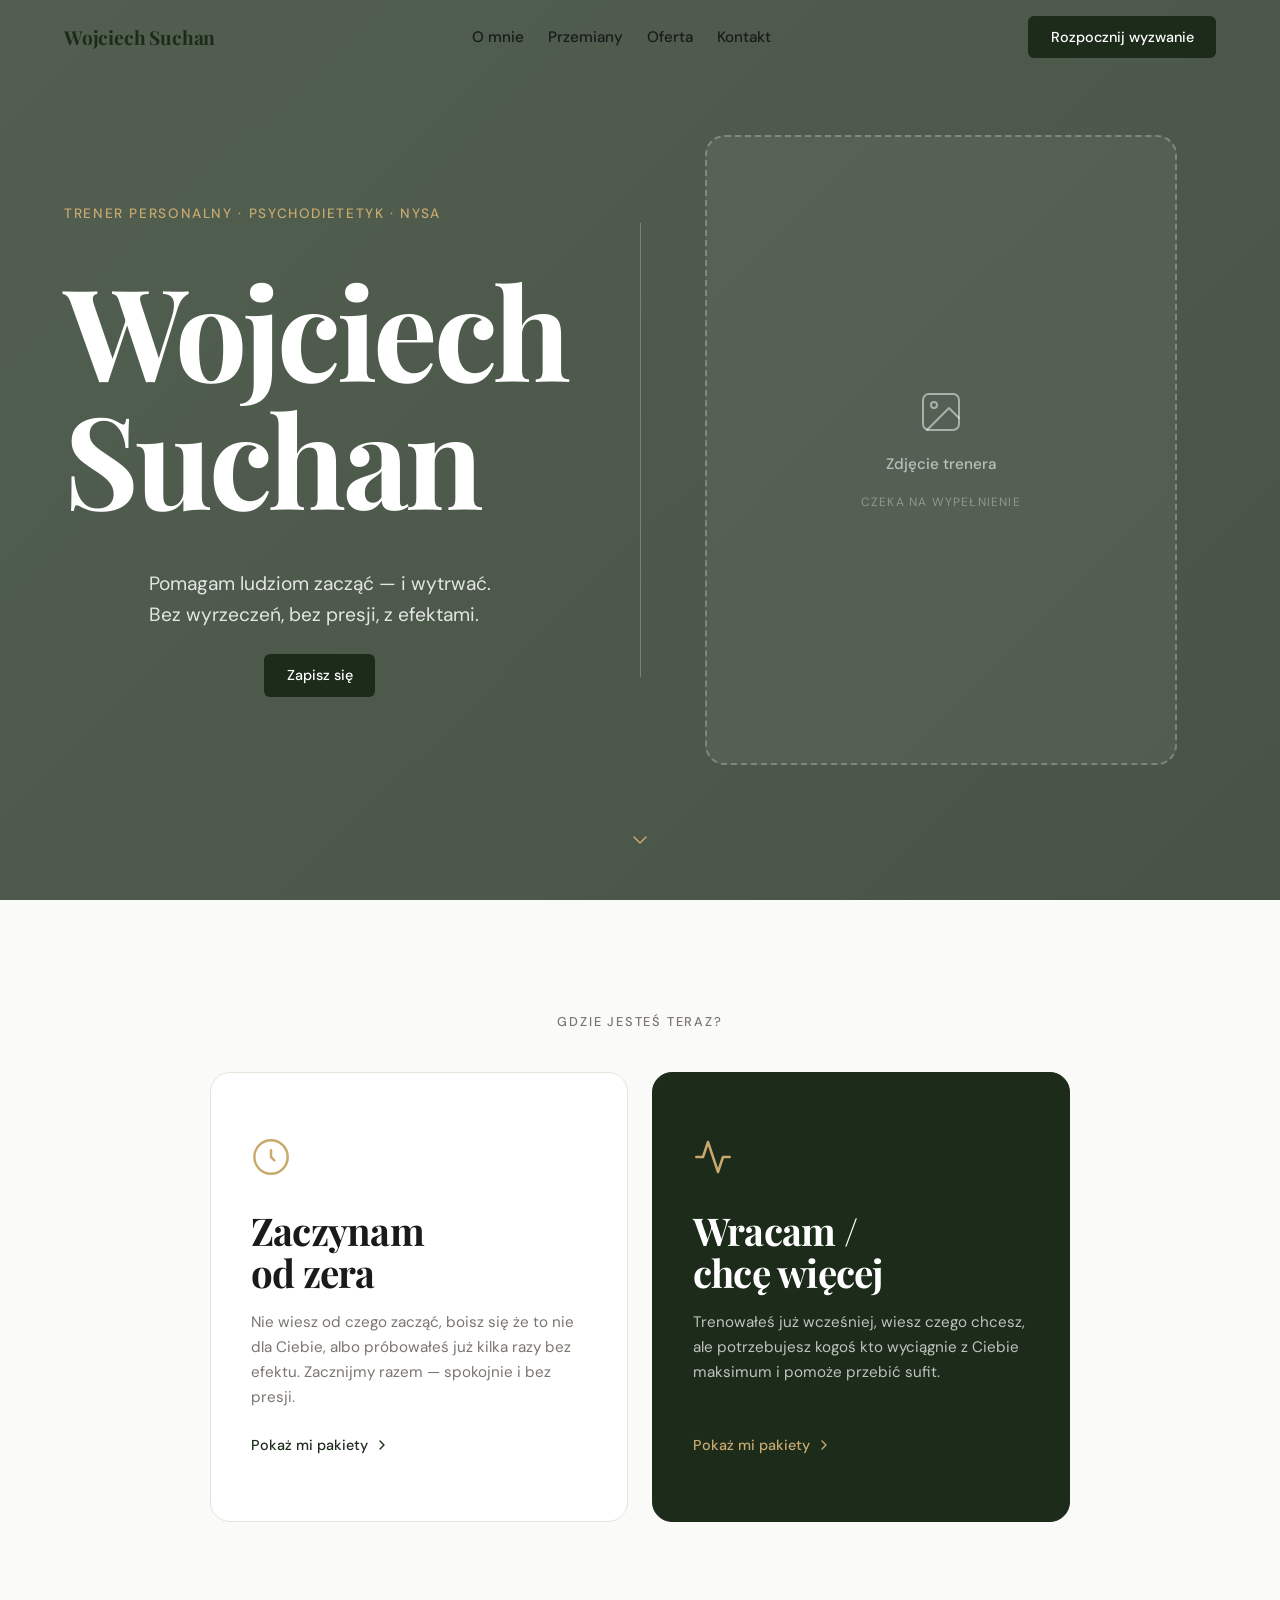
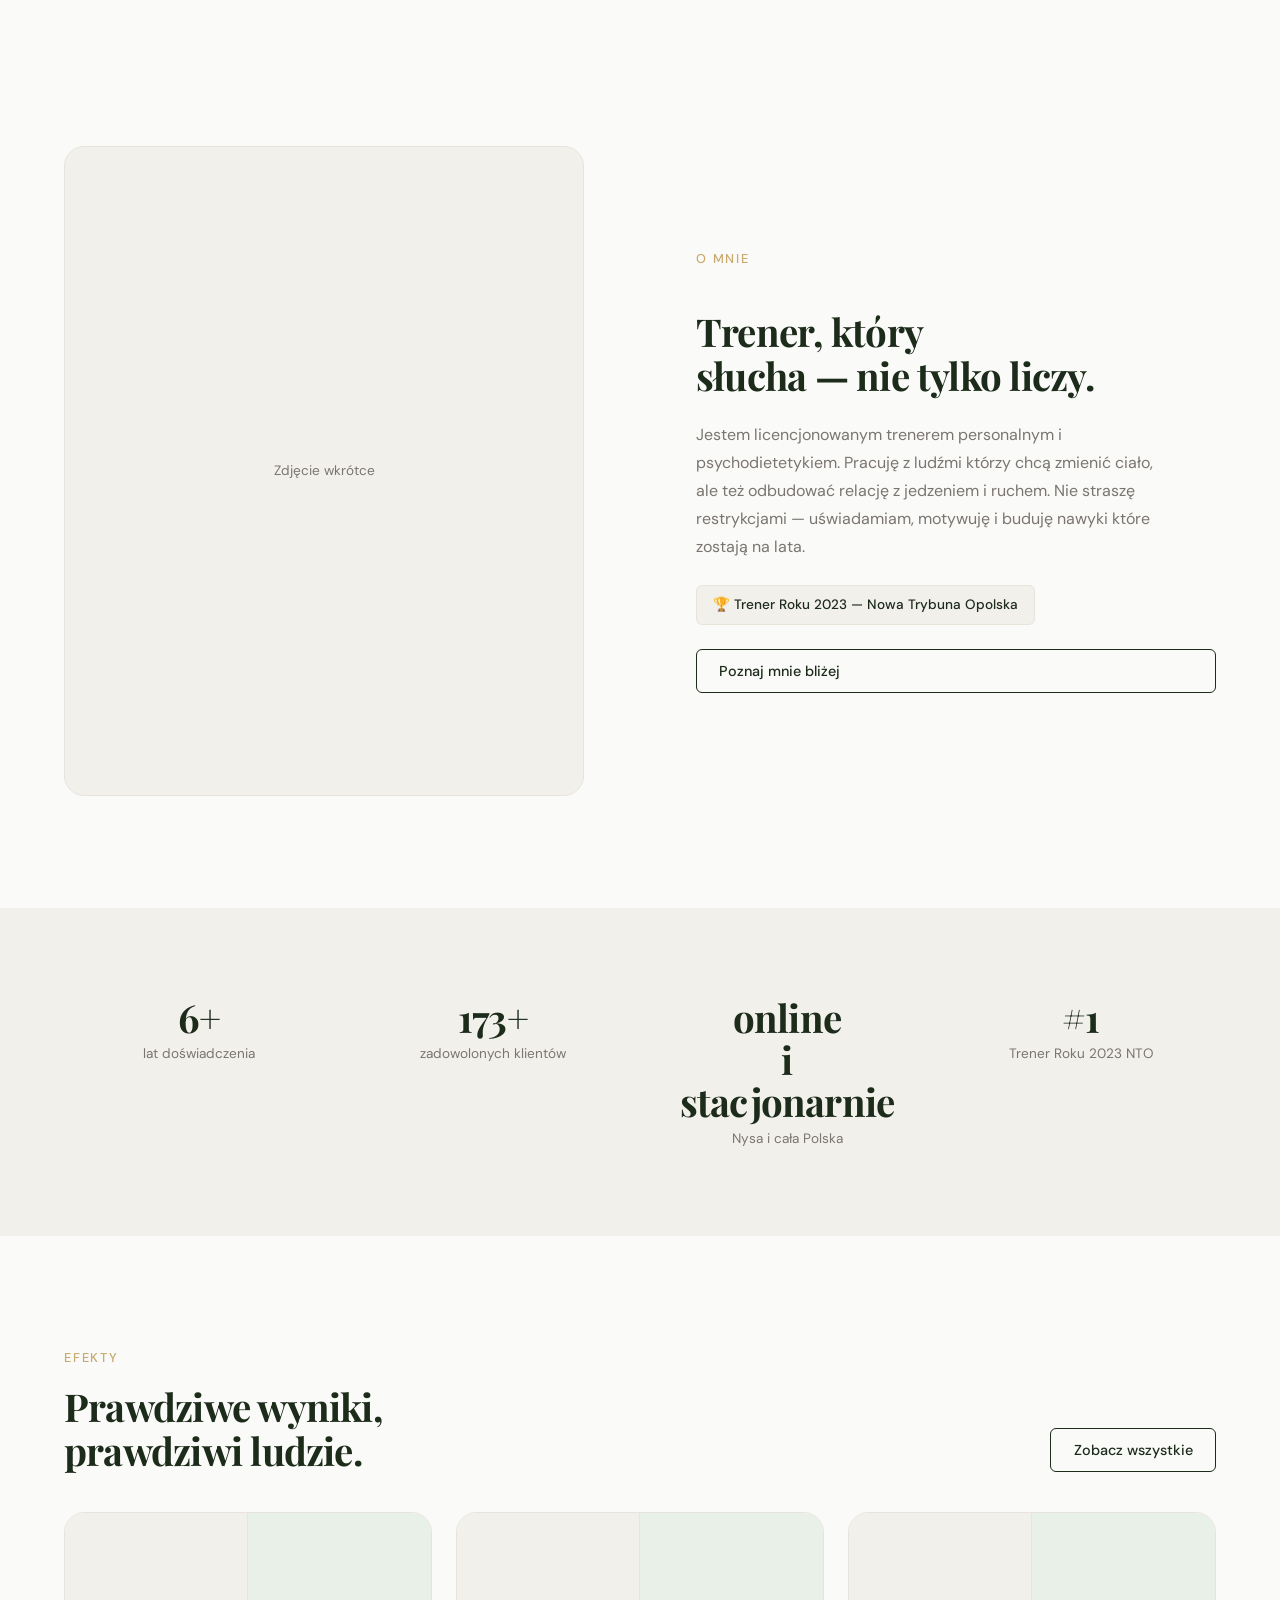
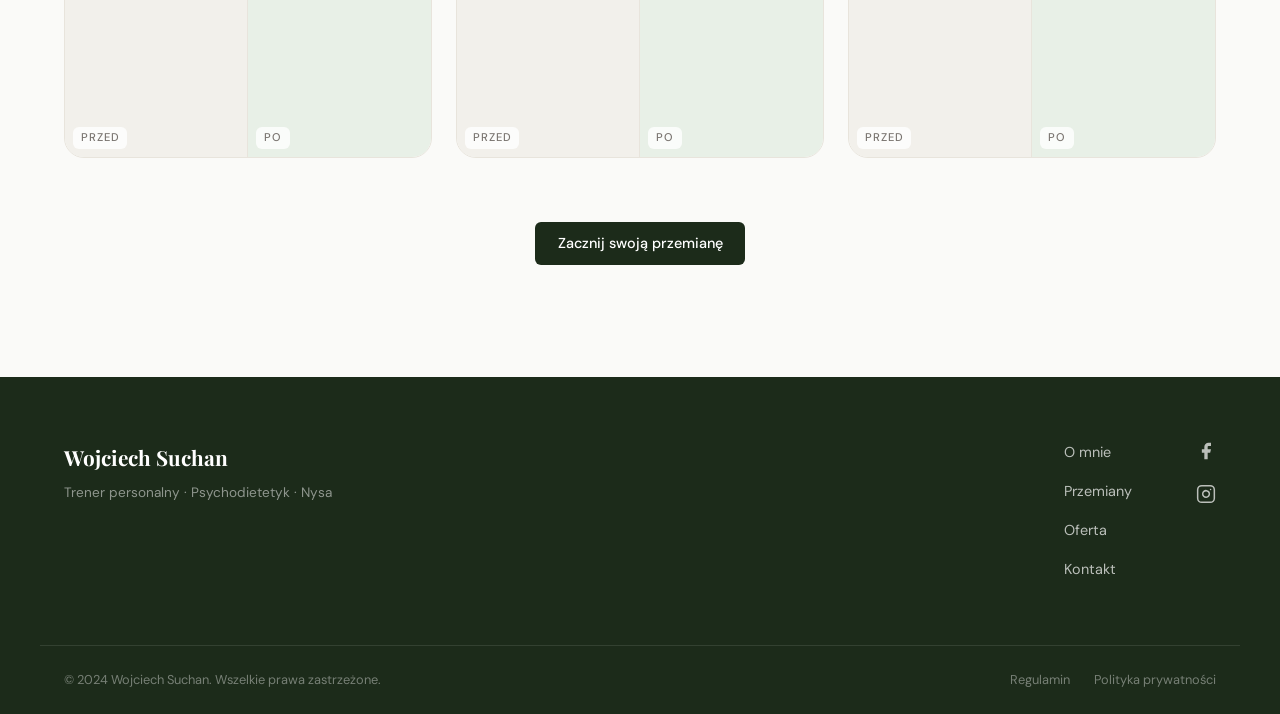
<file: index.html>
<!DOCTYPE html>
<html lang="pl">
<head>
  <meta charset="UTF-8">
  <meta name="viewport" content="width=device-width, initial-scale=1.0">
  <title>Wojciech Suchan — Trener Personalny &amp; Psychodietetyk | Nysa</title>
  <link rel="stylesheet" href="css/style.css">
  <link rel="stylesheet" href="css/components.css">
</head>
<body>

  <header class="nav" id="nav">
    <div class="container nav__inner">

      <a href="index.html" class="nav__logo">Wojciech Suchan</a>

      <nav class="nav__links" id="navLinks" aria-label="Nawigacja główna">
        <a href="o-mnie.html" class="nav__link">O mnie</a>
        <a href="przemiany.html" class="nav__link">Przemiany</a>
        <a href="oferta.html" class="nav__link">Oferta</a>
        <a href="kontakt.html" class="nav__link">Kontakt</a>
      </nav>

      <a href="oferta.html" class="btn btn--primary nav__cta">Rozpocznij wyzwanie</a>

      <button class="nav__hamburger" id="hamburger" aria-label="Otwórz menu" aria-expanded="false">
        <span></span>
        <span></span>
        <span></span>
      </button>

    </div>
  </header>

  <main id="main" style="padding-top: 0;">

    <section class="hero" id="hero">

      <!-- Placeholder wideo w tle -->
      <div class="hero__video-wrap">
        <div class="hero__video-placeholder" aria-hidden="true"></div>
        <!-- Gdy będzie gotowe wideo, zastąp div powyżej tym:
        <video class="hero__video" autoplay muted loop playsinline>
          <source src="video/hero.mp4" type="video/mp4">
        </video>
        -->
      </div>

      <!-- Nakładka jasna -->
      <div class="hero__overlay" aria-hidden="true"></div>

      <!-- Treść -->
      <div class="container hero__content hero__content--split">
        <div class="hero__text">
          <p class="hero__eyebrow">Trener personalny · Psychodietetyk · Nysa</p>
          <h1 class="hero__title">Wojciech<br>Suchan</h1>
          <p class="hero__sub">Pomagam ludziom zacząć — i wytrwać.<br>Bez wyrzeczeń, bez presji, z efektami.</p>
          <a href="oferta.html" class="btn btn--primary hero__cta">Zapisz się</a>
        </div>
        <div class="hero__divider" aria-hidden="true"></div>
        <div class="hero__photo-holder" aria-label="Miejsce na zdjęcie trenera">
          <div class="hero__photo-holder-inner">
            <svg width="48" height="48" viewBox="0 0 24 24" fill="none" stroke="currentColor" stroke-width="1" stroke-linecap="round" stroke-linejoin="round" aria-hidden="true">
              <rect x="3" y="3" width="18" height="18" rx="3"></rect>
              <circle cx="8.5" cy="8.5" r="1.5"></circle>
              <polyline points="21 15 16 10 5 21"></polyline>
            </svg>
            <p class="hero__photo-holder-text">Zdjęcie trenera</p>
            <span class="hero__photo-holder-sub">Czeka na wypełnienie</span>
          </div>
        </div>
      </div>

      <!-- Strzałka scroll down -->
      <a href="#sciezka" class="hero__scroll" aria-label="Przewiń dalej">
        <svg width="24" height="24" viewBox="0 0 24 24" fill="none" stroke="currentColor" stroke-width="1.5" stroke-linecap="round" stroke-linejoin="round" aria-hidden="true">
          <polyline points="6 9 12 15 18 9"></polyline>
        </svg>
      </a>

    </section>

    <section class="paths" id="sciezka">
      <div class="container">

        <p class="paths__label">Gdzie jesteś teraz?</p>

        <div class="paths__grid">

          <a href="oferta.html#podstawowe" class="path-card">
            <div class="path-card__icon" aria-hidden="true">
              <svg width="40" height="40" viewBox="0 0 24 24" fill="none" stroke="currentColor" stroke-width="1.5" stroke-linecap="round" stroke-linejoin="round">
                <circle cx="12" cy="12" r="10"></circle>
                <polyline points="12 8 12 12 14 14"></polyline>
              </svg>
            </div>
            <h2 class="path-card__title">Zaczynam<br>od zera</h2>
            <p class="path-card__desc">Nie wiesz od czego zacząć, boisz się że to nie dla Ciebie, albo próbowałeś już kilka razy bez efektu. Zacznijmy razem — spokojnie i bez presji.</p>
            <span class="path-card__cta">
              Pokaż mi pakiety
              <svg width="16" height="16" viewBox="0 0 24 24" fill="none" stroke="currentColor" stroke-width="2" stroke-linecap="round" stroke-linejoin="round" aria-hidden="true">
                <polyline points="9 18 15 12 9 6"></polyline>
              </svg>
            </span>
          </a>

          <a href="oferta.html#zaawansowane" class="path-card path-card--accent">
            <div class="path-card__icon" aria-hidden="true">
              <svg width="40" height="40" viewBox="0 0 24 24" fill="none" stroke="currentColor" stroke-width="1.5" stroke-linecap="round" stroke-linejoin="round">
                <polyline points="22 12 18 12 15 21 9 3 6 12 2 12"></polyline>
              </svg>
            </div>
            <h2 class="path-card__title">Wracam /<br>chcę więcej</h2>
            <p class="path-card__desc">Trenowałeś już wcześniej, wiesz czego chcesz, ale potrzebujesz kogoś kto wyciągnie z Ciebie maksimum i pomoże przebić sufit.</p>
            <span class="path-card__cta">
              Pokaż mi pakiety
              <svg width="16" height="16" viewBox="0 0 24 24" fill="none" stroke="currentColor" stroke-width="2" stroke-linecap="round" stroke-linejoin="round" aria-hidden="true">
                <polyline points="9 18 15 12 9 6"></polyline>
              </svg>
            </span>
          </a>

        </div>
      </div>
    </section>

    <!-- Mini O mnie -->
    <section class="about-mini section">
      <div class="container about-mini__inner">

        <!-- Zdjęcie -->
        <div class="about-mini__photo-wrap">
          <div class="about-mini__photo-placeholder" aria-label="Zdjęcie Wojciecha Suchana"></div>
          <!-- Gdy będzie zdjęcie, zastąp div powyżej:
          <img src="img/wojtek.jpg" alt="Wojciech Suchan — trener personalny i psychodietetyk" class="about-mini__photo" loading="lazy">
          -->
        </div>

        <!-- Treść -->
        <div class="about-mini__content">
          <p class="section-label">O mnie</p>
          <h2 class="about-mini__title">Trener, który<br>słucha — nie tylko liczy.</h2>
          <p class="about-mini__text">
            Jestem licencjonowanym trenerem personalnym i psychodietetykiem. Pracuję z ludźmi którzy chcą zmienić ciało, ale też odbudować relację z jedzeniem i ruchem. Nie straszę restrykcjami — uświadamiam, motywuję i buduję nawyki które zostają na lata.
          </p>
          <div class="about-mini__badge">🏆 Trener Roku 2023 — Nowa Trybuna Opolska</div>
          <a href="o-mnie.html" class="btn btn--outline">Poznaj mnie bliżej</a>
        </div>

      </div>
    </section>

    <!-- Pasek liczb -->
    <section class="stats section--surface">
      <div class="container stats__grid">

        <div class="stat">
          <span class="stat__number">7+</span>
          <span class="stat__label">lat doświadczenia</span>
        </div>

        <div class="stat">
          <span class="stat__number">200+</span>
          <span class="stat__label">zadowolonych klientów</span>
        </div>

        <div class="stat">
          <span class="stat__number">online<br>i stacjonarnie</span>
          <span class="stat__label">Nysa i cała Polska</span>
        </div>

        <div class="stat">
          <span class="stat__number">#1</span>
          <span class="stat__label">Trener Roku 2023 NTO</span>
        </div>

      </div>
    </section>

    <!-- Mini Przemiany -->
    <section class="transforms-mini section">
      <div class="container">

        <div class="transforms-mini__header">
          <div>
            <p class="section-label">Efekty</p>
            <h2 class="transforms-mini__title">Prawdziwe wyniki,<br>prawdziwi ludzie.</h2>
          </div>
          <a href="przemiany.html" class="btn btn--outline">Zobacz wszystkie</a>
        </div>

        <div class="transforms-mini__grid">

          <div class="transform-card">
            <div class="transform-card__images">
              <div class="transform-card__img-placeholder transform-card__img-placeholder--before">
                <span>Przed</span>
              </div>
              <div class="transform-card__img-placeholder transform-card__img-placeholder--after">
                <span>Po</span>
              </div>
            </div>
          </div>

          <div class="transform-card">
            <div class="transform-card__images">
              <div class="transform-card__img-placeholder transform-card__img-placeholder--before">
                <span>Przed</span>
              </div>
              <div class="transform-card__img-placeholder transform-card__img-placeholder--after">
                <span>Po</span>
              </div>
            </div>
          </div>

          <div class="transform-card">
            <div class="transform-card__images">
              <div class="transform-card__img-placeholder transform-card__img-placeholder--before">
                <span>Przed</span>
              </div>
              <div class="transform-card__img-placeholder transform-card__img-placeholder--after">
                <span>Po</span>
              </div>
            </div>
          </div>

        </div>

        <div class="transforms-mini__cta">
          <a href="oferta.html" class="btn btn--primary">Zacznij swoją przemianę</a>
        </div>

      </div>
    </section>

  </main>

  <footer class="footer">
    <div class="container footer__inner">

      <div class="footer__brand">
        <a href="index.html" class="footer__logo">Wojciech Suchan</a>
        <p class="footer__tagline">Trener personalny · Psychodietetyk · Nysa</p>
      </div>

      <nav class="footer__nav" aria-label="Nawigacja stopki">
        <a href="o-mnie.html" class="footer__link">O mnie</a>
        <a href="przemiany.html" class="footer__link">Przemiany</a>
        <a href="oferta.html" class="footer__link">Oferta</a>
        <a href="kontakt.html" class="footer__link">Kontakt</a>
      </nav>

      <div class="footer__social">
        <a href="#" class="footer__social-link" aria-label="Facebook">
          <svg width="20" height="20" viewBox="0 0 24 24" fill="currentColor" aria-hidden="true">
            <path d="M18 2h-3a5 5 0 0 0-5 5v3H7v4h3v8h4v-8h3l1-4h-4V7a1 1 0 0 1 1-1h3z"></path>
          </svg>
        </a>
        <a href="#" class="footer__social-link" aria-label="Instagram">
          <svg width="20" height="20" viewBox="0 0 24 24" fill="none" stroke="currentColor" stroke-width="1.8" stroke-linecap="round" stroke-linejoin="round" aria-hidden="true">
            <rect x="2" y="2" width="20" height="20" rx="5" ry="5"></rect>
            <path d="M16 11.37A4 4 0 1 1 12.63 8 4 4 0 0 1 16 11.37z"></path>
            <line x1="17.5" y1="6.5" x2="17.51" y2="6.5"></line>
          </svg>
        </a>
      </div>

    </div>

    <div class="footer__bottom">
      <div class="container footer__bottom-inner">
        <p class="footer__copy">© 2024 Wojciech Suchan. Wszelkie prawa zastrzeżone.</p>
        <div class="footer__legal">
          <a href="#" class="footer__legal-link">Regulamin</a>
          <a href="#" class="footer__legal-link">Polityka prywatności</a>
        </div>
      </div>
    </div>
  </footer>

  <script src="js/main.js"></script>
</body>
</html>
</file>
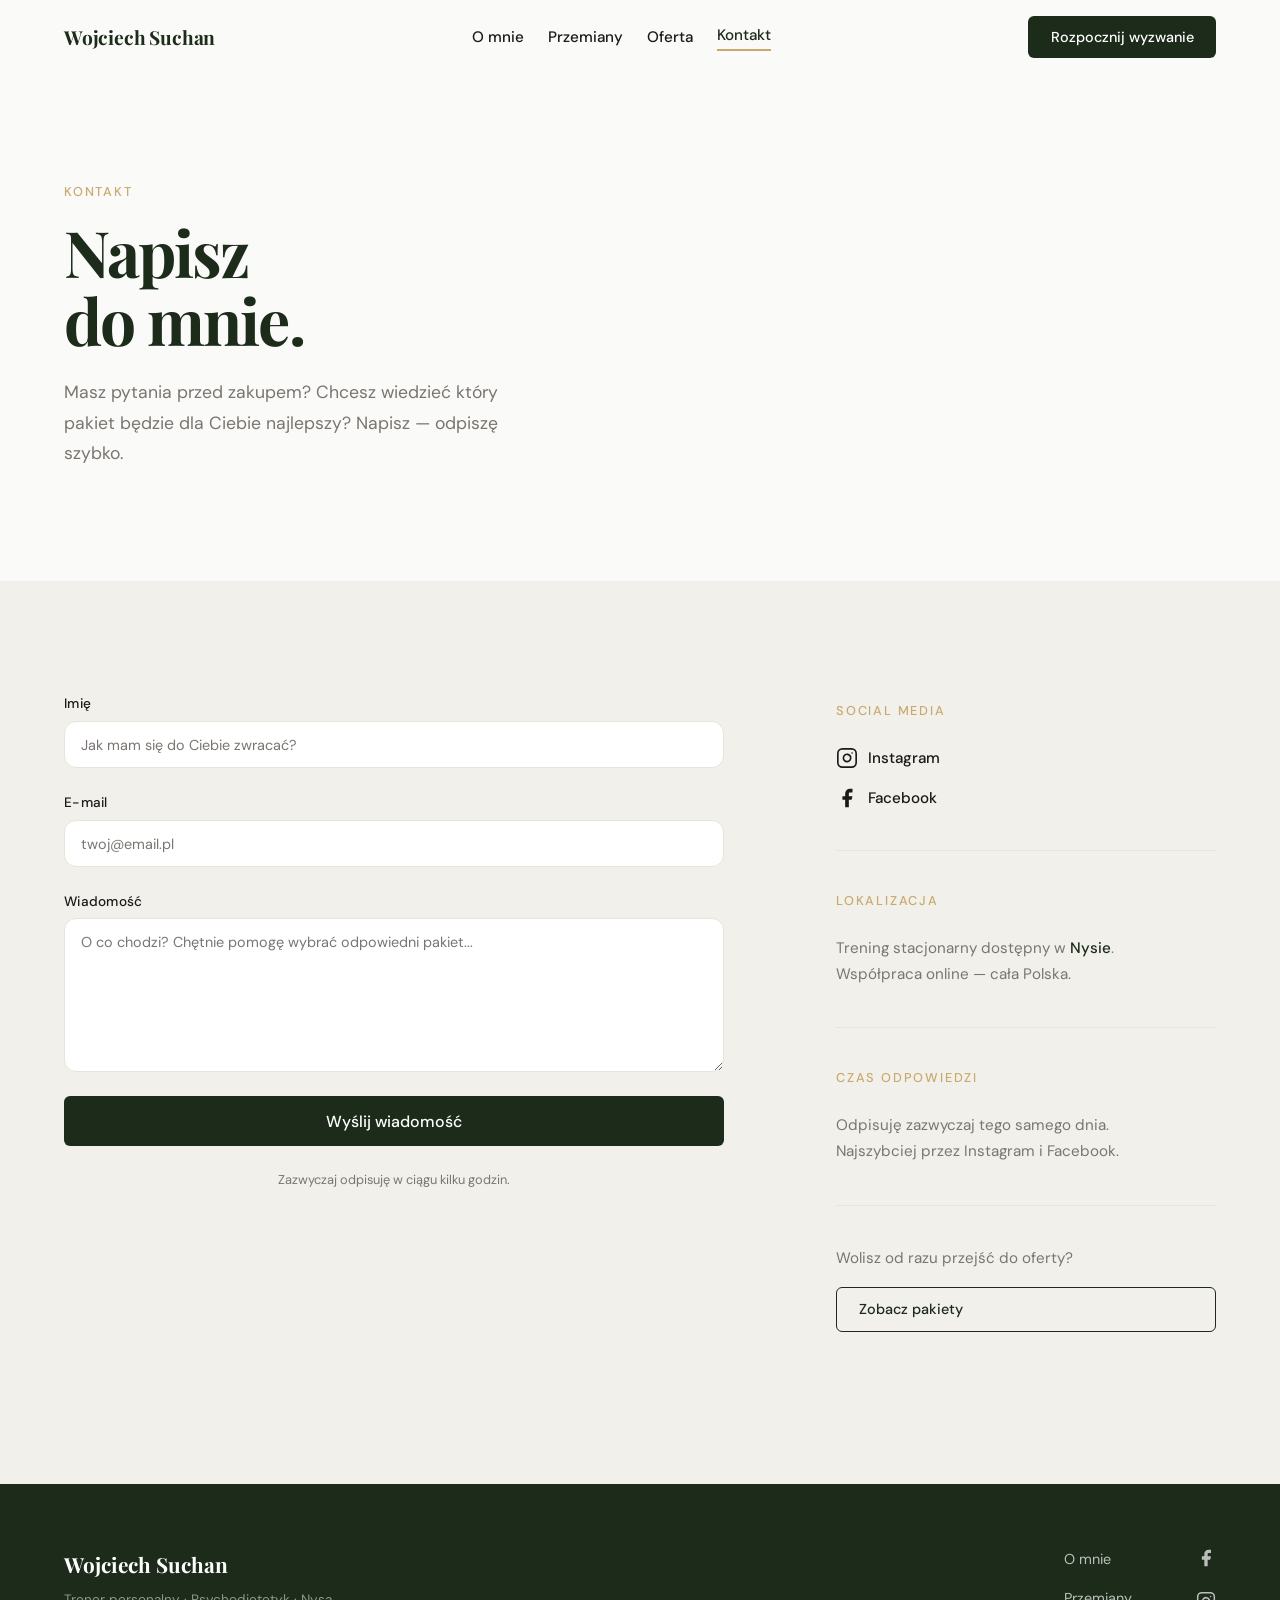
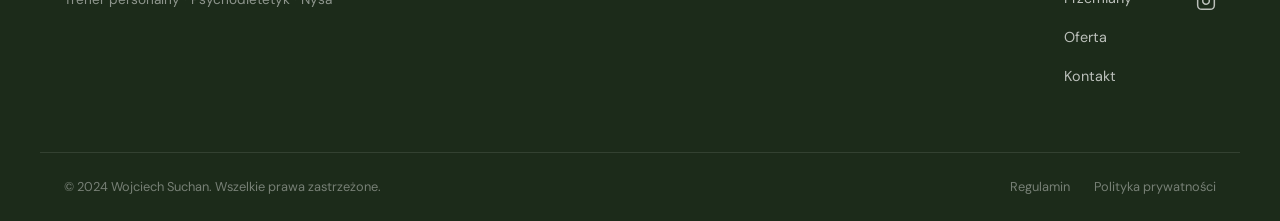
<file: kontakt.html>
<!DOCTYPE html>
<html lang="pl">
<head>
  <meta charset="UTF-8">
  <meta name="viewport" content="width=device-width, initial-scale=1.0">
  <title>Kontakt — Wojciech Suchan</title>
  <link rel="stylesheet" href="css/style.css">
  <link rel="stylesheet" href="css/components.css">
</head>
<body>

  <header class="nav" id="nav">
    <div class="container nav__inner">

      <a href="index.html" class="nav__logo">Wojciech Suchan</a>

      <nav class="nav__links" id="navLinks" aria-label="Nawigacja główna">
        <a href="o-mnie.html" class="nav__link">O mnie</a>
        <a href="przemiany.html" class="nav__link">Przemiany</a>
        <a href="oferta.html" class="nav__link">Oferta</a>
        <a href="kontakt.html" class="nav__link">Kontakt</a>
      </nav>

      <a href="oferta.html" class="btn btn--primary nav__cta">Rozpocznij wyzwanie</a>

      <button class="nav__hamburger" id="hamburger" aria-label="Otwórz menu" aria-expanded="false">
        <span></span>
        <span></span>
        <span></span>
      </button>

    </div>
  </header>

  <main id="main">

    <!-- Hero -->
    <section class="page-hero section">
      <div class="container">
        <div class="page-hero__content" style="max-width: 580px;">
          <p class="section-label">Kontakt</p>
          <h1 class="page-hero__title">Napisz<br>do mnie.</h1>
          <p class="page-hero__lead">
            Masz pytania przed zakupem? Chcesz wiedzieć który pakiet
            będzie dla Ciebie najlepszy? Napisz — odpiszę szybko.
          </p>
        </div>
      </div>
    </section>

    <!-- Formularz + dane -->
    <section class="contact section section--surface">
      <div class="container contact__inner">

        <!-- Formularz -->
        <div class="contact__form-wrap">
          <form class="contact-form" id="contactForm" novalidate>

            <div class="contact-form__field">
              <label class="contact-form__label" for="name">Imię</label>
              <input
                class="contact-form__input"
                type="text"
                id="name"
                name="name"
                placeholder="Jak mam się do Ciebie zwracać?"
                autocomplete="given-name"
                required
              >
              <span class="contact-form__error" id="nameError">Podaj swoje imię</span>
            </div>

            <div class="contact-form__field">
              <label class="contact-form__label" for="email">E-mail</label>
              <input
                class="contact-form__input"
                type="email"
                id="email"
                name="email"
                placeholder="twoj@email.pl"
                autocomplete="email"
                required
              >
              <span class="contact-form__error" id="emailError">Podaj poprawny adres e-mail</span>
            </div>

            <div class="contact-form__field">
              <label class="contact-form__label" for="message">Wiadomość</label>
              <textarea
                class="contact-form__input contact-form__textarea"
                id="message"
                name="message"
                placeholder="O co chodzi? Chętnie pomogę wybrać odpowiedni pakiet..."
                rows="5"
                required
              ></textarea>
              <span class="contact-form__error" id="messageError">Napisz wiadomość</span>
            </div>

            <button type="submit" class="btn btn--primary contact-form__submit">
              Wyślij wiadomość
            </button>

            <p class="contact-form__note">
              Zazwyczaj odpisuję w ciągu kilku godzin.
            </p>

            <!-- Success message -->
            <div class="contact-form__success" id="formSuccess" aria-live="polite">
              ✅ Wiadomość wysłana! Odezwę się wkrótce.
            </div>

          </form>
        </div>

        <!-- Dane kontaktowe -->
        <div class="contact__info">

          <div class="contact-info-block">
            <p class="section-label">Social media</p>
            <div class="contact-info-block__links">
              <a href="#" class="contact-social-link" aria-label="Instagram Wojciecha Suchana">
                <svg width="22" height="22" viewBox="0 0 24 24" fill="none" stroke="currentColor" stroke-width="1.8" stroke-linecap="round" stroke-linejoin="round" aria-hidden="true">
                  <rect x="2" y="2" width="20" height="20" rx="5" ry="5"></rect>
                  <path d="M16 11.37A4 4 0 1 1 12.63 8 4 4 0 0 1 16 11.37z"></path>
                  <line x1="17.5" y1="6.5" x2="17.51" y2="6.5"></line>
                </svg>
                <span>Instagram</span>
              </a>
              <a href="https://www.facebook.com/wojtekk.suchan/" class="contact-social-link" target="_blank" rel="noopener noreferrer" aria-label="Facebook Wojciecha Suchana">
                <svg width="22" height="22" viewBox="0 0 24 24" fill="currentColor" aria-hidden="true">
                  <path d="M18 2h-3a5 5 0 0 0-5 5v3H7v4h3v8h4v-8h3l1-4h-4V7a1 1 0 0 1 1-1h3z"></path>
                </svg>
                <span>Facebook</span>
              </a>
            </div>
          </div>

          <div class="contact-info-block">
            <p class="section-label">Lokalizacja</p>
            <p class="contact-info-block__text">
              Trening stacjonarny dostępny w <strong>Nysie</strong>.<br>
              Współpraca online — cała Polska.
            </p>
          </div>

          <div class="contact-info-block">
            <p class="section-label">Czas odpowiedzi</p>
            <p class="contact-info-block__text">
              Odpisuję zazwyczaj tego samego dnia.<br>
              Najszybciej przez Instagram i Facebook.
            </p>
          </div>

          <div class="contact-info-block contact-info-block--cta">
            <p class="contact-info-block__text">
              Wolisz od razu przejść do oferty?
            </p>
            <a href="oferta.html" class="btn btn--outline">
              Zobacz pakiety
            </a>
          </div>

        </div>

      </div>
    </section>

  </main>

  <footer class="footer">
    <div class="container footer__inner">

      <div class="footer__brand">
        <a href="index.html" class="footer__logo">Wojciech Suchan</a>
        <p class="footer__tagline">Trener personalny · Psychodietetyk · Nysa</p>
      </div>

      <nav class="footer__nav" aria-label="Nawigacja stopki">
        <a href="o-mnie.html" class="footer__link">O mnie</a>
        <a href="przemiany.html" class="footer__link">Przemiany</a>
        <a href="oferta.html" class="footer__link">Oferta</a>
        <a href="kontakt.html" class="footer__link">Kontakt</a>
      </nav>

      <div class="footer__social">
        <a href="#" class="footer__social-link" aria-label="Facebook">
          <svg width="20" height="20" viewBox="0 0 24 24" fill="currentColor" aria-hidden="true">
            <path d="M18 2h-3a5 5 0 0 0-5 5v3H7v4h3v8h4v-8h3l1-4h-4V7a1 1 0 0 1 1-1h3z"></path>
          </svg>
        </a>
        <a href="#" class="footer__social-link" aria-label="Instagram">
          <svg width="20" height="20" viewBox="0 0 24 24" fill="none" stroke="currentColor" stroke-width="1.8" stroke-linecap="round" stroke-linejoin="round" aria-hidden="true">
            <rect x="2" y="2" width="20" height="20" rx="5" ry="5"></rect>
            <path d="M16 11.37A4 4 0 1 1 12.63 8 4 4 0 0 1 16 11.37z"></path>
            <line x1="17.5" y1="6.5" x2="17.51" y2="6.5"></line>
          </svg>
        </a>
      </div>

    </div>

    <div class="footer__bottom">
      <div class="container footer__bottom-inner">
        <p class="footer__copy">© 2024 Wojciech Suchan. Wszelkie prawa zastrzeżone.</p>
        <div class="footer__legal">
          <a href="#" class="footer__legal-link">Regulamin</a>
          <a href="#" class="footer__legal-link">Polityka prywatności</a>
        </div>
      </div>
    </div>
  </footer>

  <script src="js/main.js"></script>
</body>
</html>
</file>
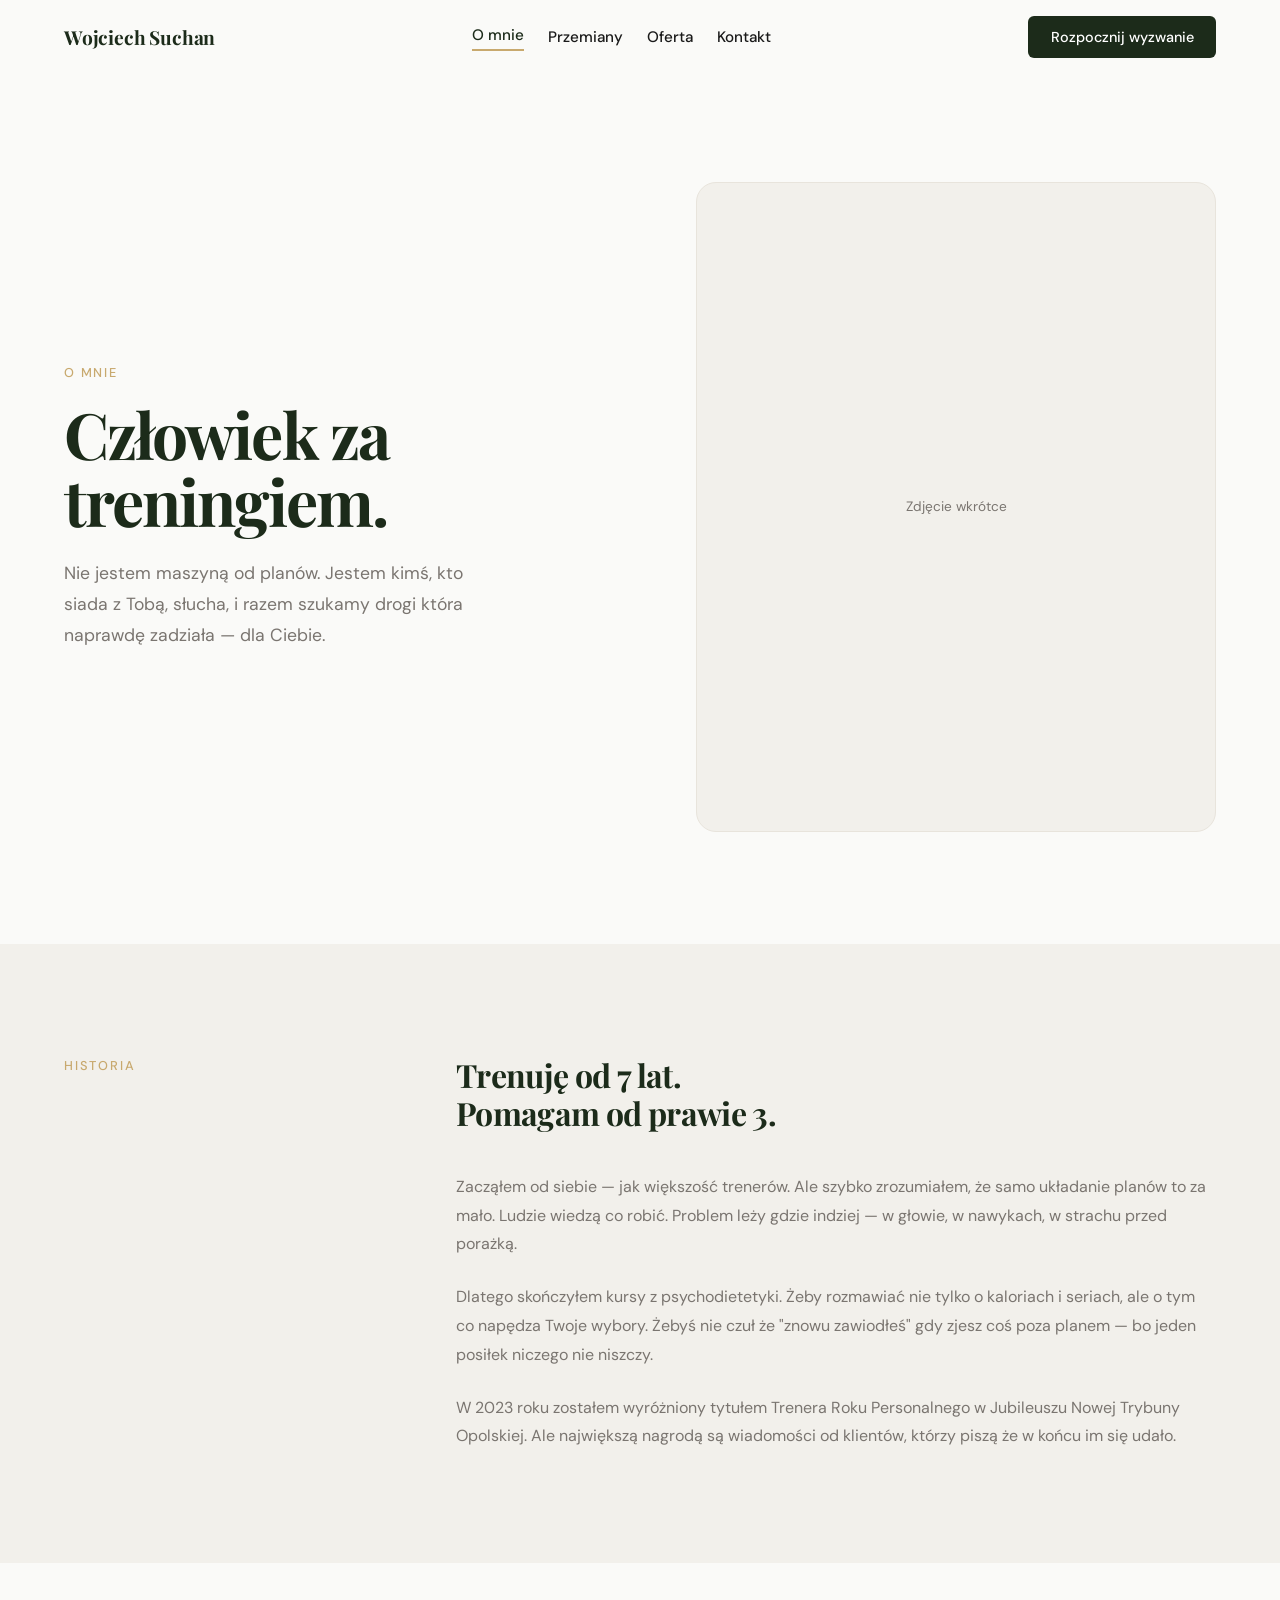
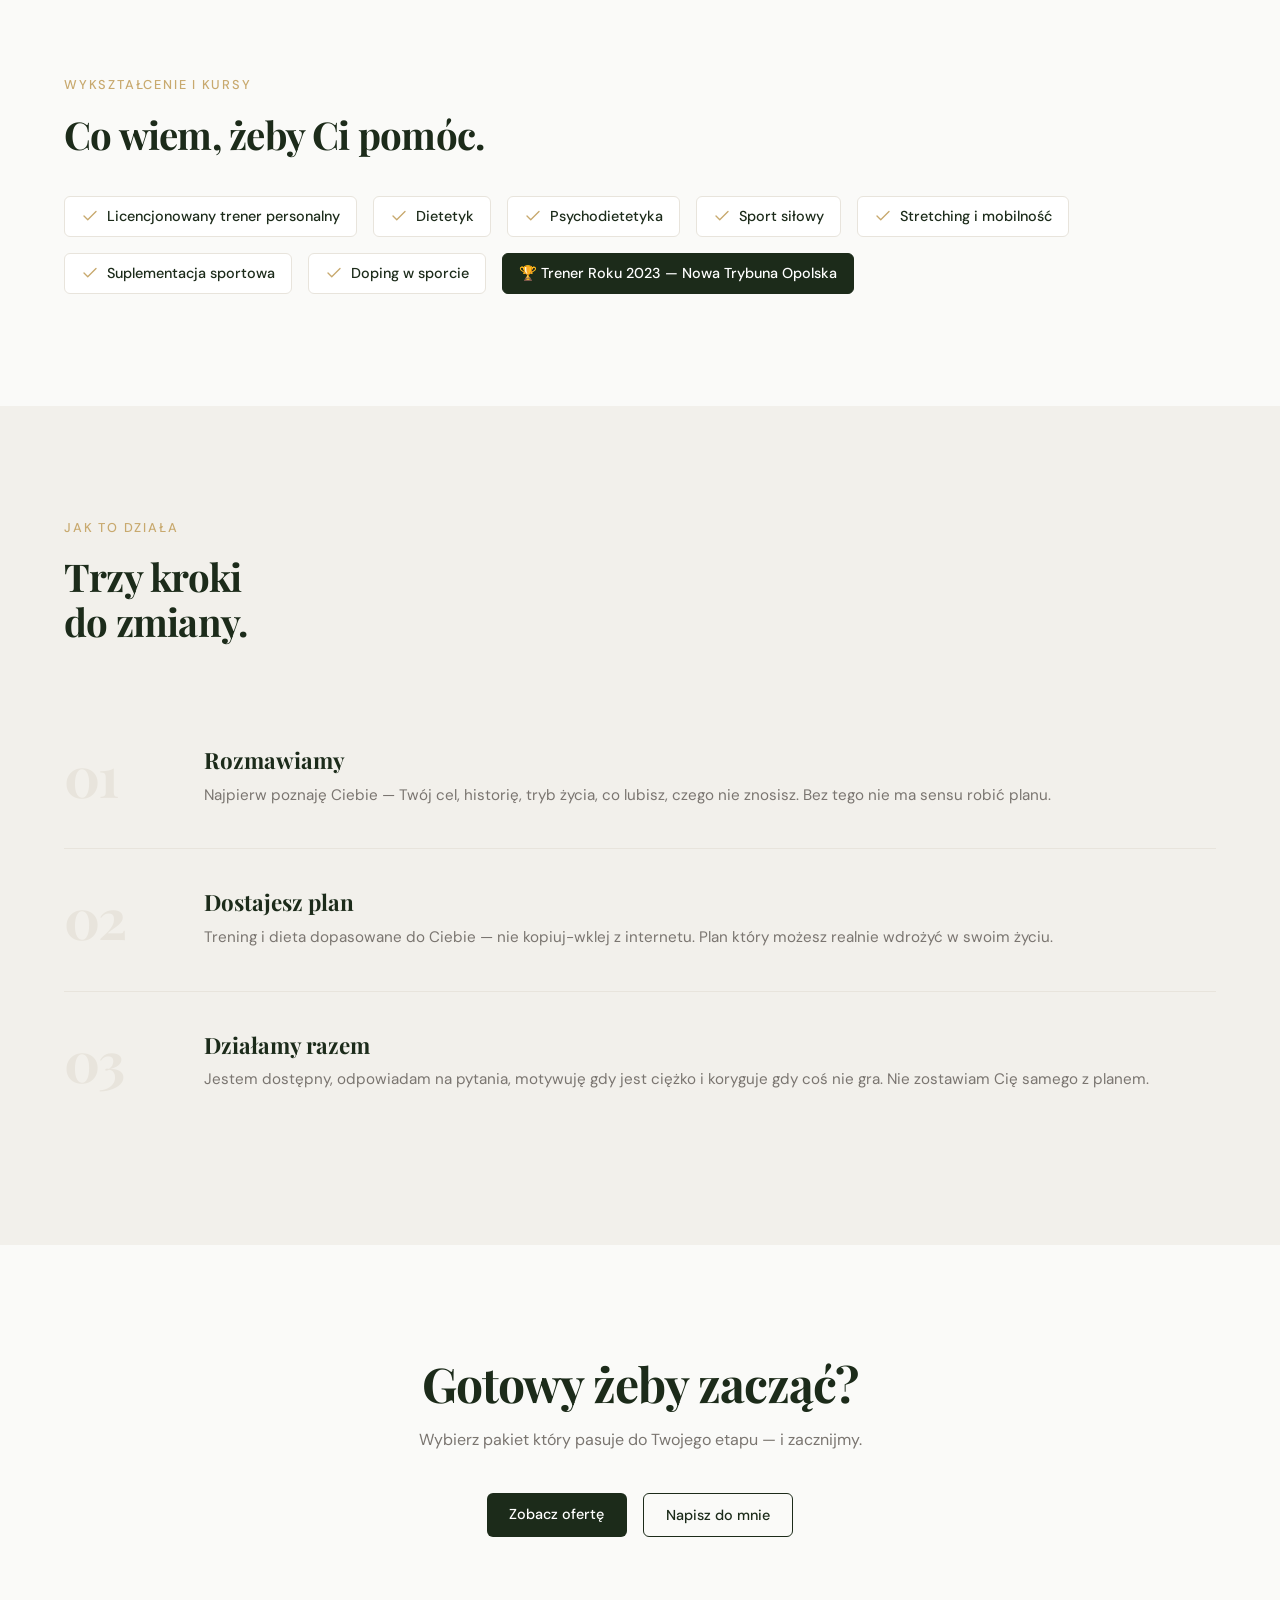
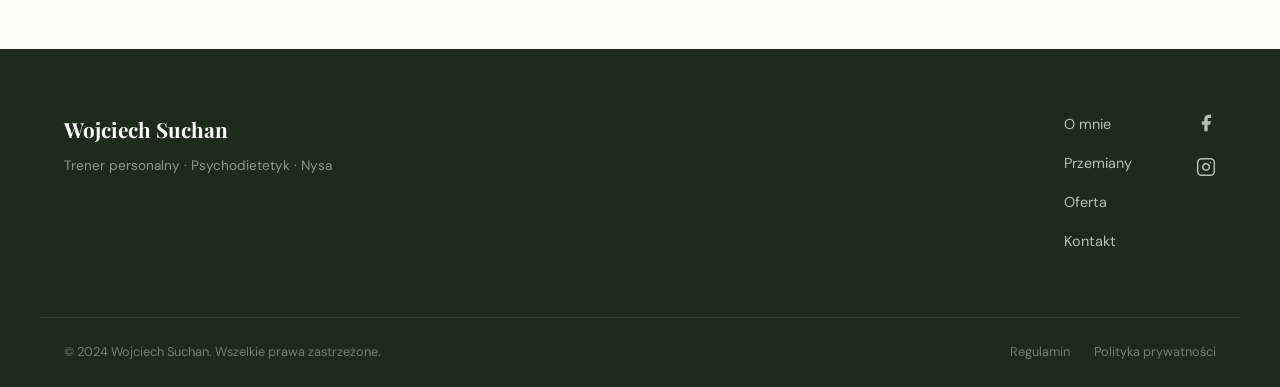
<file: o-mnie.html>
<!DOCTYPE html>
<html lang="pl">
<head>
  <meta charset="UTF-8">
  <meta name="viewport" content="width=device-width, initial-scale=1.0">
  <title>O mnie — Wojciech Suchan</title>
  <link rel="stylesheet" href="css/style.css">
  <link rel="stylesheet" href="css/components.css">
</head>
<body>

  <header class="nav" id="nav">
    <div class="container nav__inner">

      <a href="index.html" class="nav__logo">Wojciech Suchan</a>

      <nav class="nav__links" id="navLinks" aria-label="Nawigacja główna">
        <a href="o-mnie.html" class="nav__link">O mnie</a>
        <a href="przemiany.html" class="nav__link">Przemiany</a>
        <a href="oferta.html" class="nav__link">Oferta</a>
        <a href="kontakt.html" class="nav__link">Kontakt</a>
      </nav>

      <a href="oferta.html" class="btn btn--primary nav__cta">Rozpocznij wyzwanie</a>

      <button class="nav__hamburger" id="hamburger" aria-label="Otwórz menu" aria-expanded="false">
        <span></span>
        <span></span>
        <span></span>
      </button>

    </div>
  </header>

  <main id="main">

    <!-- Hero tekstowy -->
    <section class="page-hero section">
      <div class="container page-hero__inner">
        <div class="page-hero__content">
          <p class="section-label">O mnie</p>
          <h1 class="page-hero__title">Człowiek za<br>treningiem.</h1>
          <p class="page-hero__lead">
            Nie jestem maszyną od planów. Jestem kimś, kto siada z Tobą,
            słucha, i razem szukamy drogi która naprawdę zadziała — dla Ciebie.
          </p>
        </div>
        <div class="page-hero__photo-wrap">
          <div class="page-hero__photo-placeholder" aria-label="Zdjęcie Wojciecha Suchana"></div>
          <!-- Gdy będzie zdjęcie:
          <img src="img/wojtek-omnie.jpg"
               alt="Wojciech Suchan — trener personalny i psychodietetyk z Nysy"
               class="page-hero__photo" loading="eager">
          -->
        </div>
      </div>
    </section>

    <!-- Historia -->
    <section class="story section section--surface">
      <div class="container story__inner">
        <p class="section-label">Historia</p>
        <div class="story__text">
          <h2 class="story__title">Trenuję od 7 lat.<br>Pomagam od prawie 3.</h2>
          <div class="story__body">
            <p>
              Zacząłem od siebie — jak większość trenerów. Ale szybko zrozumiałem,
              że samo układanie planów to za mało. Ludzie wiedzą co robić.
              Problem leży gdzie indziej — w głowie, w nawykach, w strachu przed porażką.
            </p>
            <p>
              Dlatego skończyłem kursy z psychodietetyki. Żeby rozmawiać nie tylko
              o kaloriach i seriach, ale o tym co napędza Twoje wybory.
              Żebyś nie czuł że "znowu zawiodłeś" gdy zjesz coś poza planem —
              bo jeden posiłek niczego nie niszczy.
            </p>
            <p>
              W 2023 roku zostałem wyróżniony tytułem Trenera Roku Personalnego
              w Jubileuszu Nowej Trybuny Opolskiej. Ale największą nagrodą
              są wiadomości od klientów, którzy piszą że w końcu im się udało.
            </p>
          </div>
        </div>
      </div>
    </section>

    <!-- Kwalifikacje -->
    <section class="quals section">
      <div class="container">
        <p class="section-label">Wykształcenie i kursy</p>
        <h2 class="quals__title">Co wiem, żeby Ci pomóc.</h2>
        <div class="quals__grid">
          <div class="qual-tag">
            <svg width="18" height="18" viewBox="0 0 24 24" fill="none" stroke="currentColor" stroke-width="1.8" stroke-linecap="round" stroke-linejoin="round" aria-hidden="true">
              <polyline points="20 6 9 17 4 12"></polyline>
            </svg>
            Licencjonowany trener personalny
          </div>
          <div class="qual-tag">
            <svg width="18" height="18" viewBox="0 0 24 24" fill="none" stroke="currentColor" stroke-width="1.8" stroke-linecap="round" stroke-linejoin="round" aria-hidden="true">
              <polyline points="20 6 9 17 4 12"></polyline>
            </svg>
            Dietetyk
          </div>
          <div class="qual-tag">
            <svg width="18" height="18" viewBox="0 0 24 24" fill="none" stroke="currentColor" stroke-width="1.8" stroke-linecap="round" stroke-linejoin="round" aria-hidden="true">
              <polyline points="20 6 9 17 4 12"></polyline>
            </svg>
            Psychodietetyka
          </div>
          <div class="qual-tag">
            <svg width="18" height="18" viewBox="0 0 24 24" fill="none" stroke="currentColor" stroke-width="1.8" stroke-linecap="round" stroke-linejoin="round" aria-hidden="true">
              <polyline points="20 6 9 17 4 12"></polyline>
            </svg>
            Sport siłowy
          </div>
          <div class="qual-tag">
            <svg width="18" height="18" viewBox="0 0 24 24" fill="none" stroke="currentColor" stroke-width="1.8" stroke-linecap="round" stroke-linejoin="round" aria-hidden="true">
              <polyline points="20 6 9 17 4 12"></polyline>
            </svg>
            Stretching i mobilność
          </div>
          <div class="qual-tag">
            <svg width="18" height="18" viewBox="0 0 24 24" fill="none" stroke="currentColor" stroke-width="1.8" stroke-linecap="round" stroke-linejoin="round" aria-hidden="true">
              <polyline points="20 6 9 17 4 12"></polyline>
            </svg>
            Suplementacja sportowa
          </div>
          <div class="qual-tag">
            <svg width="18" height="18" viewBox="0 0 24 24" fill="none" stroke="currentColor" stroke-width="1.8" stroke-linecap="round" stroke-linejoin="round" aria-hidden="true">
              <polyline points="20 6 9 17 4 12"></polyline>
            </svg>
            Doping w sporcie
          </div>
          <div class="qual-tag qual-tag--highlight">
            🏆 Trener Roku 2023 — Nowa Trybuna Opolska
          </div>
        </div>
      </div>
    </section>

    <!-- Jak pracuję -->
    <section class="process section section--surface">
      <div class="container">
        <p class="section-label">Jak to działa</p>
        <h2 class="process__title">Trzy kroki<br>do zmiany.</h2>
        <div class="process__steps">

          <div class="process-step">
            <div class="process-step__number">01</div>
            <div class="process-step__content">
              <h3 class="process-step__title">Rozmawiamy</h3>
              <p class="process-step__desc">
                Najpierw poznaję Ciebie — Twój cel, historię, tryb życia,
                co lubisz, czego nie znosisz. Bez tego nie ma sensu robić planu.
              </p>
            </div>
          </div>

          <div class="process-step">
            <div class="process-step__number">02</div>
            <div class="process-step__content">
              <h3 class="process-step__title">Dostajesz plan</h3>
              <p class="process-step__desc">
                Trening i dieta dopasowane do Ciebie — nie kopiuj-wklej z internetu.
                Plan który możesz realnie wdrożyć w swoim życiu.
              </p>
            </div>
          </div>

          <div class="process-step">
            <div class="process-step__number">03</div>
            <div class="process-step__content">
              <h3 class="process-step__title">Działamy razem</h3>
              <p class="process-step__desc">
                Jestem dostępny, odpowiadam na pytania, motywuję gdy jest ciężko
                i koryguje gdy coś nie gra. Nie zostawiam Cię samego z planem.
              </p>
            </div>
          </div>

        </div>
      </div>
    </section>

    <!-- CTA końcowe -->
    <section class="page-cta section">
      <div class="container page-cta__inner">
        <h2 class="page-cta__title">Gotowy żeby zacząć?</h2>
        <p class="page-cta__text">
          Wybierz pakiet który pasuje do Twojego etapu — i zacznijmy.
        </p>
        <div class="page-cta__buttons">
          <a href="oferta.html" class="btn btn--primary">Zobacz ofertę</a>
          <a href="kontakt.html" class="btn btn--outline">Napisz do mnie</a>
        </div>
      </div>
    </section>

  </main>

  <footer class="footer">
    <div class="container footer__inner">

      <div class="footer__brand">
        <a href="index.html" class="footer__logo">Wojciech Suchan</a>
        <p class="footer__tagline">Trener personalny · Psychodietetyk · Nysa</p>
      </div>

      <nav class="footer__nav" aria-label="Nawigacja stopki">
        <a href="o-mnie.html" class="footer__link">O mnie</a>
        <a href="przemiany.html" class="footer__link">Przemiany</a>
        <a href="oferta.html" class="footer__link">Oferta</a>
        <a href="kontakt.html" class="footer__link">Kontakt</a>
      </nav>

      <div class="footer__social">
        <a href="#" class="footer__social-link" aria-label="Facebook">
          <svg width="20" height="20" viewBox="0 0 24 24" fill="currentColor" aria-hidden="true">
            <path d="M18 2h-3a5 5 0 0 0-5 5v3H7v4h3v8h4v-8h3l1-4h-4V7a1 1 0 0 1 1-1h3z"></path>
          </svg>
        </a>
        <a href="#" class="footer__social-link" aria-label="Instagram">
          <svg width="20" height="20" viewBox="0 0 24 24" fill="none" stroke="currentColor" stroke-width="1.8" stroke-linecap="round" stroke-linejoin="round" aria-hidden="true">
            <rect x="2" y="2" width="20" height="20" rx="5" ry="5"></rect>
            <path d="M16 11.37A4 4 0 1 1 12.63 8 4 4 0 0 1 16 11.37z"></path>
            <line x1="17.5" y1="6.5" x2="17.51" y2="6.5"></line>
          </svg>
        </a>
      </div>

    </div>

    <div class="footer__bottom">
      <div class="container footer__bottom-inner">
        <p class="footer__copy">© 2024 Wojciech Suchan. Wszelkie prawa zastrzeżone.</p>
        <div class="footer__legal">
          <a href="#" class="footer__legal-link">Regulamin</a>
          <a href="#" class="footer__legal-link">Polityka prywatności</a>
        </div>
      </div>
    </div>
  </footer>

  <script src="js/main.js"></script>
</body>
</html>
</file>
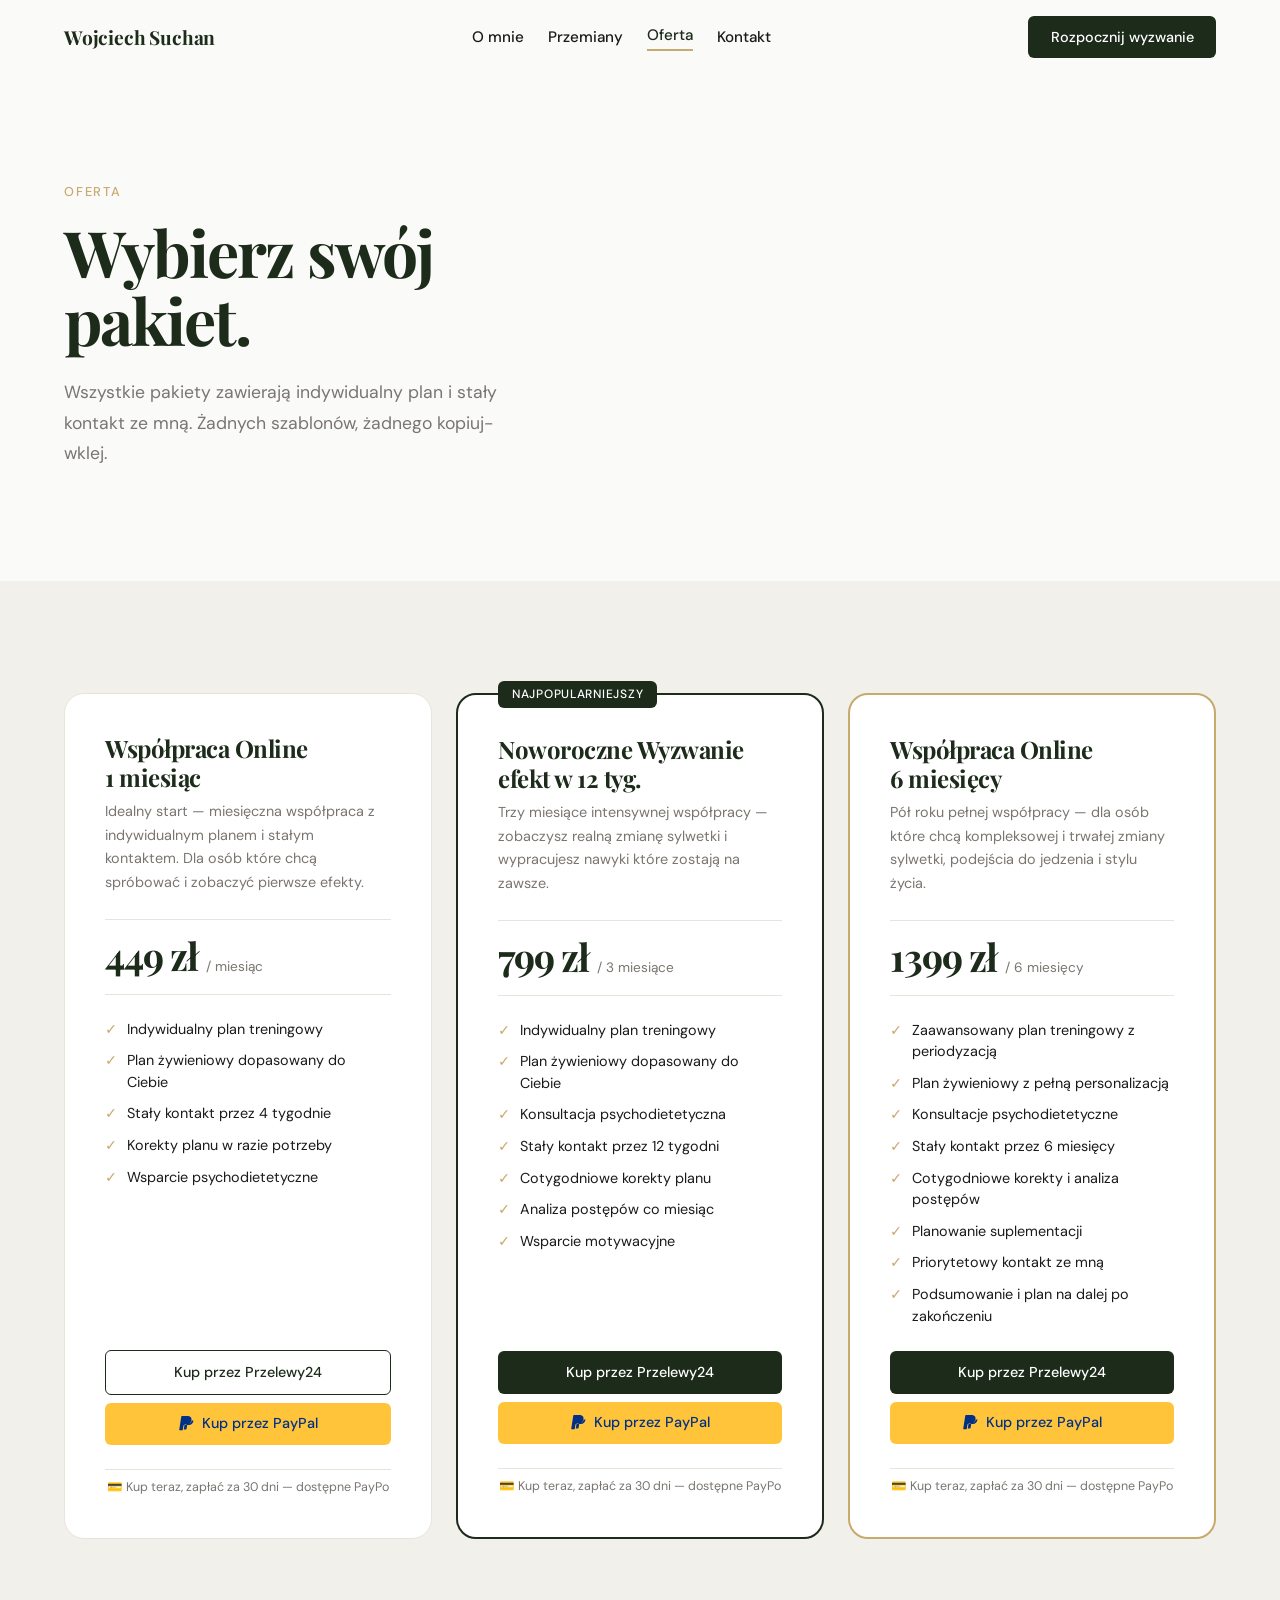
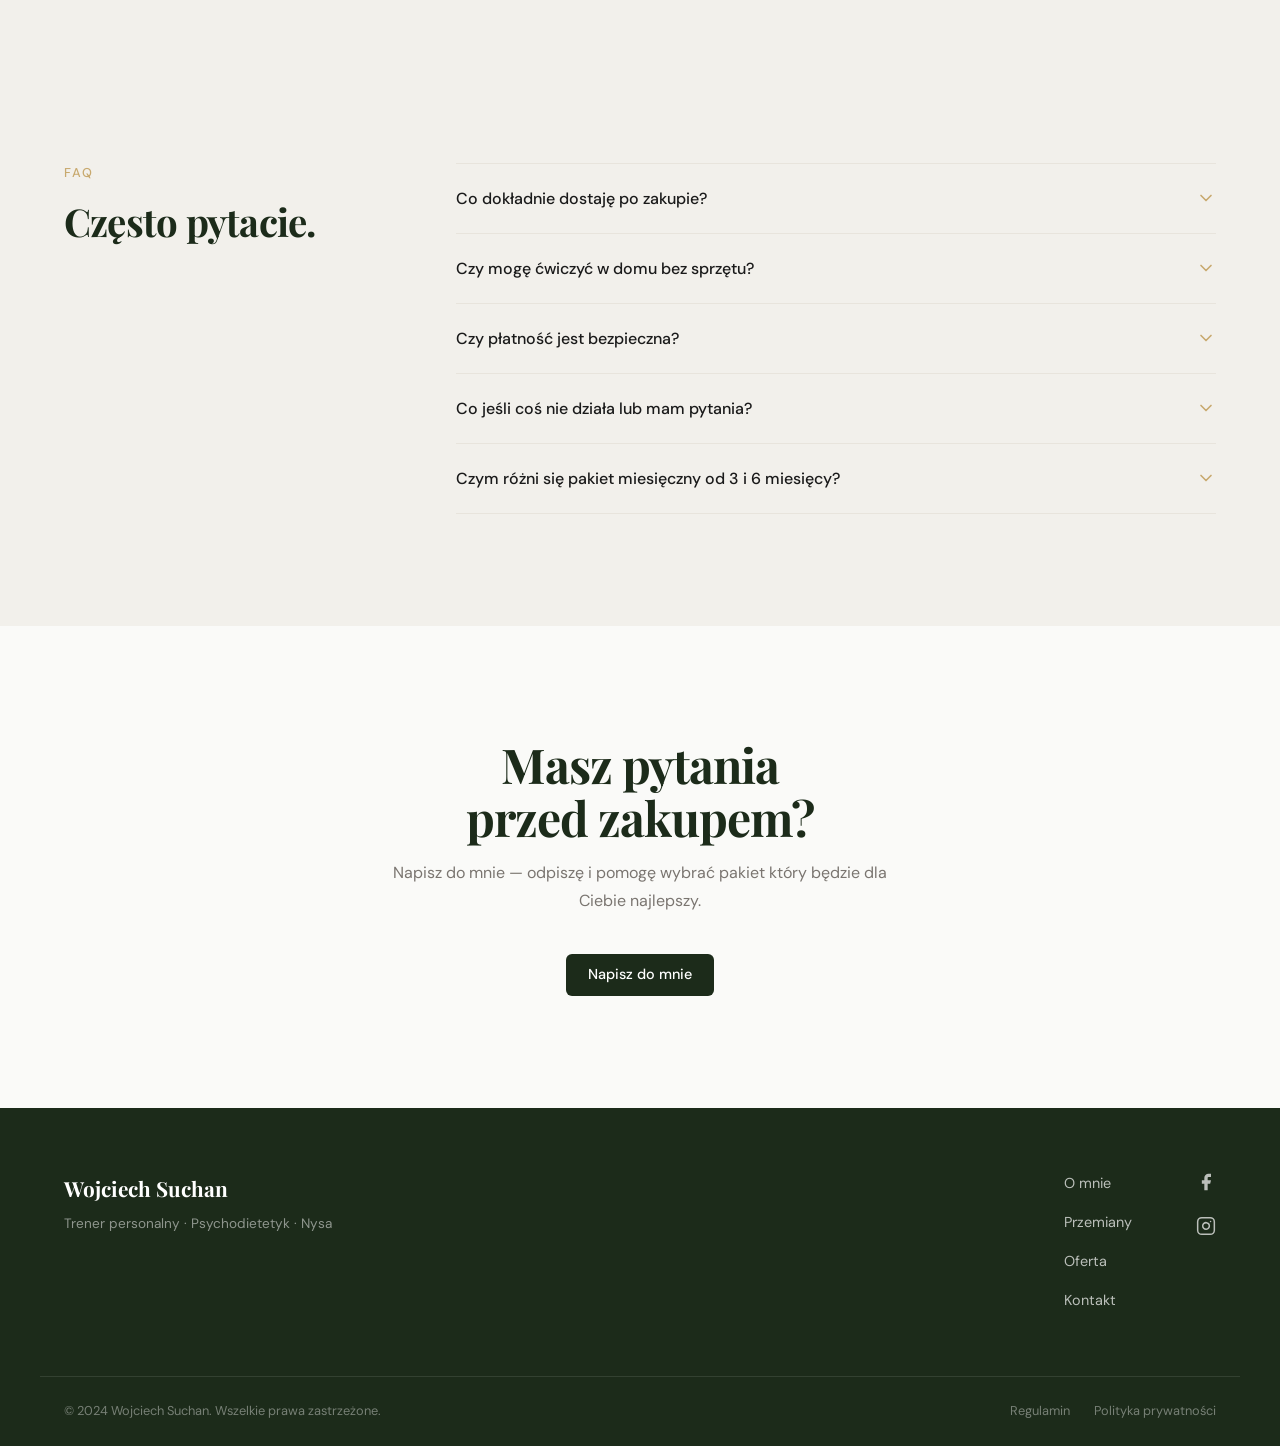
<file: oferta.html>
<!DOCTYPE html>
<html lang="pl">
<head>
  <meta charset="UTF-8">
  <meta name="viewport" content="width=device-width, initial-scale=1.0">
  <title>Oferta — Wojciech Suchan</title>
  <link rel="stylesheet" href="css/style.css">
  <link rel="stylesheet" href="css/components.css">
</head>
<body>

  <header class="nav" id="nav">
    <div class="container nav__inner">

      <a href="index.html" class="nav__logo">Wojciech Suchan</a>

      <nav class="nav__links" id="navLinks" aria-label="Nawigacja główna">
        <a href="o-mnie.html" class="nav__link">O mnie</a>
        <a href="przemiany.html" class="nav__link">Przemiany</a>
        <a href="oferta.html" class="nav__link">Oferta</a>
        <a href="kontakt.html" class="nav__link">Kontakt</a>
      </nav>

      <a href="oferta.html" class="btn btn--primary nav__cta">Rozpocznij wyzwanie</a>

      <button class="nav__hamburger" id="hamburger" aria-label="Otwórz menu" aria-expanded="false">
        <span></span>
        <span></span>
        <span></span>
      </button>

    </div>
  </header>

  <main id="main">

    <!-- Hero -->
    <section class="page-hero section">
      <div class="container">
        <div class="page-hero__content" style="max-width: 580px;">
          <p class="section-label">Oferta</p>
          <h1 class="page-hero__title">Wybierz swój<br>pakiet.</h1>
          <p class="page-hero__lead">
            Wszystkie pakiety zawierają indywidualny plan i stały kontakt ze mną.
            Żadnych szablonów, żadnego kopiuj-wklej.
          </p>
        </div>
      </div>
    </section>

    <!-- Pakiety -->
    <section class="pricing section section--surface" id="pakiety">
      <div class="container">

        <div class="pricing__grid pricing__grid--3col">

          <!-- Pakiet 1 miesiąc -->
          <div class="pricing-card">
            <div class="pricing-card__header">
              <h3 class="pricing-card__name">Współpraca Online<br>1 miesiąc</h3>
              <p class="pricing-card__desc">
                Idealny start — miesięczna współpraca z indywidualnym
                planem i stałym kontaktem. Dla osób które chcą spróbować
                i zobaczyć pierwsze efekty.
              </p>
            </div>
            <div class="pricing-card__price">
              <span class="pricing-card__amount">449 zł</span>
              <span class="pricing-card__period">/ miesiąc</span>
            </div>
            <ul class="pricing-card__features">
              <li>Indywidualny plan treningowy</li>
              <li>Plan żywieniowy dopasowany do Ciebie</li>
              <li>Stały kontakt przez 4 tygodnie</li>
              <li>Korekty planu w razie potrzeby</li>
              <li>Wsparcie psychodietetyczne</li>
            </ul>
            <div class="pricing-card__actions">
              <a href="#" class="btn btn--outline pricing-card__btn" data-pakiet="1msc">
                Kup przez Przelewy24
              </a>
              <a href="#" class="btn btn--paypal pricing-card__btn" data-pakiet="1msc">
                <svg width="16" height="16" viewBox="0 0 24 24" fill="currentColor" aria-hidden="true">
                  <path d="M7.076 21.337H2.47a.641.641 0 0 1-.633-.74L4.944.901C5.026.382 5.474 0 5.998 0h7.46c2.57 0 4.578.543 5.69 1.81 1.01 1.15 1.304 2.42 1.012 4.287-.023.143-.047.288-.077.437-.983 5.05-4.349 6.797-8.647 6.797h-2.19c-.524 0-.968.382-1.05.9l-1.12 7.106zm14.146-14.42a3.35 3.35 0 0 0-.607-.541c-.013.076-.026.175-.041.254-.59 3.025-2.566 6.082-8.558 6.082H9.824l-1.175 7.396h3.228c.524 0 .968-.382 1.05-.9l.899-5.678h2.191c4.298 0 6.516-2.073 7.205-6.613z"/>
                </svg>
                Kup przez PayPal
              </a>
            </div>
            <p class="pricing-card__paypo">
              💳 Kup teraz, zapłać za 30 dni — dostępne PayPo
            </p>
          </div>

          <!-- Pakiet 3 miesiące — wyróżniony -->
          <div class="pricing-card pricing-card--featured">
            <div class="pricing-card__badge">Najpopularniejszy</div>
            <div class="pricing-card__header">
              <h3 class="pricing-card__name">Noworoczne Wyzwanie<br>efekt w 12 tyg.</h3>
              <p class="pricing-card__desc">
                Trzy miesiące intensywnej współpracy — zobaczysz realną zmianę
                sylwetki i wypracujesz nawyki które zostają na zawsze.
              </p>
            </div>
            <div class="pricing-card__price">
              <span class="pricing-card__amount">799 zł</span>
              <span class="pricing-card__period">/ 3 miesiące</span>
            </div>
            <ul class="pricing-card__features">
              <li>Indywidualny plan treningowy</li>
              <li>Plan żywieniowy dopasowany do Ciebie</li>
              <li>Konsultacja psychodietetyczna</li>
              <li>Stały kontakt przez 12 tygodni</li>
              <li>Cotygodniowe korekty planu</li>
              <li>Analiza postępów co miesiąc</li>
              <li>Wsparcie motywacyjne</li>
            </ul>
            <div class="pricing-card__actions">
              <a href="#" class="btn btn--primary pricing-card__btn" data-pakiet="3msc">
                Kup przez Przelewy24
              </a>
              <a href="#" class="btn btn--paypal pricing-card__btn" data-pakiet="3msc">
                <svg width="16" height="16" viewBox="0 0 24 24" fill="currentColor" aria-hidden="true">
                  <path d="M7.076 21.337H2.47a.641.641 0 0 1-.633-.74L4.944.901C5.026.382 5.474 0 5.998 0h7.46c2.57 0 4.578.543 5.69 1.81 1.01 1.15 1.304 2.42 1.012 4.287-.023.143-.047.288-.077.437-.983 5.05-4.349 6.797-8.647 6.797h-2.19c-.524 0-.968.382-1.05.9l-1.12 7.106zm14.146-14.42a3.35 3.35 0 0 0-.607-.541c-.013.076-.026.175-.041.254-.59 3.025-2.566 6.082-8.558 6.082H9.824l-1.175 7.396h3.228c.524 0 .968-.382 1.05-.9l.899-5.678h2.191c4.298 0 6.516-2.073 7.205-6.613z"/>
                </svg>
                Kup przez PayPal
              </a>
            </div>
            <p class="pricing-card__paypo">
              💳 Kup teraz, zapłać za 30 dni — dostępne PayPo
            </p>
          </div>

          <!-- Pakiet 6 miesięcy -->
          <div class="pricing-card pricing-card--pro">
            <div class="pricing-card__header">
              <h3 class="pricing-card__name">Współpraca Online<br>6 miesięcy</h3>
              <p class="pricing-card__desc">
                Pół roku pełnej współpracy — dla osób które chcą kompleksowej
                i trwałej zmiany sylwetki, podejścia do jedzenia i stylu życia.
              </p>
            </div>
            <div class="pricing-card__price">
              <span class="pricing-card__amount">1399 zł</span>
              <span class="pricing-card__period">/ 6 miesięcy</span>
            </div>
            <ul class="pricing-card__features">
              <li>Zaawansowany plan treningowy z periodyzacją</li>
              <li>Plan żywieniowy z pełną personalizacją</li>
              <li>Konsultacje psychodietetyczne</li>
              <li>Stały kontakt przez 6 miesięcy</li>
              <li>Cotygodniowe korekty i analiza postępów</li>
              <li>Planowanie suplementacji</li>
              <li>Priorytetowy kontakt ze mną</li>
              <li>Podsumowanie i plan na dalej po zakończeniu</li>
            </ul>
            <div class="pricing-card__actions">
              <a href="#" class="btn btn--primary pricing-card__btn" data-pakiet="6msc">
                Kup przez Przelewy24
              </a>
              <a href="#" class="btn btn--paypal pricing-card__btn" data-pakiet="6msc">
                <svg width="16" height="16" viewBox="0 0 24 24" fill="currentColor" aria-hidden="true">
                  <path d="M7.076 21.337H2.47a.641.641 0 0 1-.633-.74L4.944.901C5.026.382 5.474 0 5.998 0h7.46c2.57 0 4.578.543 5.69 1.81 1.01 1.15 1.304 2.42 1.012 4.287-.023.143-.047.288-.077.437-.983 5.05-4.349 6.797-8.647 6.797h-2.19c-.524 0-.968.382-1.05.9l-1.12 7.106zm14.146-14.42a3.35 3.35 0 0 0-.607-.541c-.013.076-.026.175-.041.254-.59 3.025-2.566 6.082-8.558 6.082H9.824l-1.175 7.396h3.228c.524 0 .968-.382 1.05-.9l.899-5.678h2.191c4.298 0 6.516-2.073 7.205-6.613z"/>
                </svg>
                Kup przez PayPal
              </a>
            </div>
            <p class="pricing-card__paypo">
              💳 Kup teraz, zapłać za 30 dni — dostępne PayPo
            </p>
          </div>

        </div>
      </div>
    </section>

    <!-- FAQ zakupowe -->
    <section class="faq section section--surface">
      <div class="container faq__inner">

        <div class="faq__header">
          <p class="section-label">FAQ</p>
          <h2 class="faq__title">Często pytacie.</h2>
        </div>

        <div class="faq__list">

          <div class="faq-item">
            <button class="faq-item__question" aria-expanded="false">
              Co dokładnie dostaję po zakupie?
              <svg class="faq-item__icon" width="20" height="20" viewBox="0 0 24 24" fill="none" stroke="currentColor" stroke-width="2" stroke-linecap="round" stroke-linejoin="round" aria-hidden="true">
                <polyline points="6 9 12 15 18 9"></polyline>
              </svg>
            </button>
            <div class="faq-item__answer">
              <p>Po zakupie kontaktuję się z Tobą w ciągu 24 godzin. Przeprowadzamy krótki wywiad — pytam o Twój cel, tryb życia, preferencje żywieniowe i ewentualne ograniczenia. Na tej podstawie przygotowuję indywidualny plan treningowy i żywieniowy, który dostajesz w wygodnym formacie.</p>
            </div>
          </div>

          <div class="faq-item">
            <button class="faq-item__question" aria-expanded="false">
              Czy mogę ćwiczyć w domu bez sprzętu?
              <svg class="faq-item__icon" width="20" height="20" viewBox="0 0 24 24" fill="none" stroke="currentColor" stroke-width="2" stroke-linecap="round" stroke-linejoin="round" aria-hidden="true">
                <polyline points="6 9 12 15 18 9"></polyline>
              </svg>
            </button>
            <div class="faq-item__answer">
              <p>Tak. Plan układam pod Twoje warunki — dom, siłownia, park. Mówisz mi co masz do dyspozycji i dostosuję trening do tego. Nie potrzebujesz sprzętu żeby zacząć osiągać efekty.</p>
            </div>
          </div>

          <div class="faq-item">
            <button class="faq-item__question" aria-expanded="false">
              Czy płatność jest bezpieczna?
              <svg class="faq-item__icon" width="20" height="20" viewBox="0 0 24 24" fill="none" stroke="currentColor" stroke-width="2" stroke-linecap="round" stroke-linejoin="round" aria-hidden="true">
                <polyline points="6 9 12 15 18 9"></polyline>
              </svg>
            </button>
            <div class="faq-item__answer">
              <p>Płatności obsługuje Przelewy24 i PayPal — jedne z najbezpieczniejszych systemów płatności w Polsce i na świecie. Twoje dane finansowe nigdy nie trafiają bezpośrednio do mnie.</p>
            </div>
          </div>

          <div class="faq-item">
            <button class="faq-item__question" aria-expanded="false">
              Co jeśli coś nie działa lub mam pytania?
              <svg class="faq-item__icon" width="20" height="20" viewBox="0 0 24 24" fill="none" stroke="currentColor" stroke-width="2" stroke-linecap="round" stroke-linejoin="round" aria-hidden="true">
                <polyline points="6 9 12 15 18 9"></polyline>
              </svg>
            </button>
            <div class="faq-item__answer">
              <p>Jestem dostępny przez cały czas trwania pakietu. Piszesz — odpisuję. Coś nie gra w planie, boli Cię kolano, zjadłeś pizzę i myślisz że wszystko stracone? Piszesz do mnie i razem to ogarniamy.</p>
            </div>
          </div>

          <div class="faq-item">
            <button class="faq-item__question" aria-expanded="false">
              Czym różni się pakiet miesięczny od 3 i 6 miesięcy?
              <svg class="faq-item__icon" width="20" height="20" viewBox="0 0 24 24" fill="none" stroke="currentColor" stroke-width="2" stroke-linecap="round" stroke-linejoin="round" aria-hidden="true">
                <polyline points="6 9 12 15 18 9"></polyline>
              </svg>
            </button>
            <div class="faq-item__answer">
              <p>Pakiet miesięczny to dobry start i sprawdzenie jak wygląda współpraca. Pakiet 3-miesięczny daje czas na realną zmianę sylwetki i wyrobienie nawyków. Pakiet 6-miesięczny to pełna transformacja — ciało, nawyki żywieniowe i głowa. Im dłużej pracujemy razem, tym lepsze i trwalsze efekty.</p>
            </div>
          </div>

        </div>
      </div>
    </section>

    <!-- Kontakt ratunkowy -->
    <section class="page-cta section">
      <div class="container page-cta__inner">
        <h2 class="page-cta__title">Masz pytania<br>przed zakupem?</h2>
        <p class="page-cta__text">
          Napisz do mnie — odpiszę i pomogę wybrać pakiet który
          będzie dla Ciebie najlepszy.
        </p>
        <div class="page-cta__buttons">
          <a href="kontakt.html" class="btn btn--primary">Napisz do mnie</a>
        </div>
      </div>
    </section>

  </main>

  <footer class="footer">
    <div class="container footer__inner">

      <div class="footer__brand">
        <a href="index.html" class="footer__logo">Wojciech Suchan</a>
        <p class="footer__tagline">Trener personalny · Psychodietetyk · Nysa</p>
      </div>

      <nav class="footer__nav" aria-label="Nawigacja stopki">
        <a href="o-mnie.html" class="footer__link">O mnie</a>
        <a href="przemiany.html" class="footer__link">Przemiany</a>
        <a href="oferta.html" class="footer__link">Oferta</a>
        <a href="kontakt.html" class="footer__link">Kontakt</a>
      </nav>

      <div class="footer__social">
        <a href="#" class="footer__social-link" aria-label="Facebook">
          <svg width="20" height="20" viewBox="0 0 24 24" fill="currentColor" aria-hidden="true">
            <path d="M18 2h-3a5 5 0 0 0-5 5v3H7v4h3v8h4v-8h3l1-4h-4V7a1 1 0 0 1 1-1h3z"></path>
          </svg>
        </a>
        <a href="#" class="footer__social-link" aria-label="Instagram">
          <svg width="20" height="20" viewBox="0 0 24 24" fill="none" stroke="currentColor" stroke-width="1.8" stroke-linecap="round" stroke-linejoin="round" aria-hidden="true">
            <rect x="2" y="2" width="20" height="20" rx="5" ry="5"></rect>
            <path d="M16 11.37A4 4 0 1 1 12.63 8 4 4 0 0 1 16 11.37z"></path>
            <line x1="17.5" y1="6.5" x2="17.51" y2="6.5"></line>
          </svg>
        </a>
      </div>

    </div>

    <div class="footer__bottom">
      <div class="container footer__bottom-inner">
        <p class="footer__copy">© 2024 Wojciech Suchan. Wszelkie prawa zastrzeżone.</p>
        <div class="footer__legal">
          <a href="#" class="footer__legal-link">Regulamin</a>
          <a href="#" class="footer__legal-link">Polityka prywatności</a>
        </div>
      </div>
    </div>
  </footer>

  <script src="js/main.js"></script>
</body>
</html>
</file>
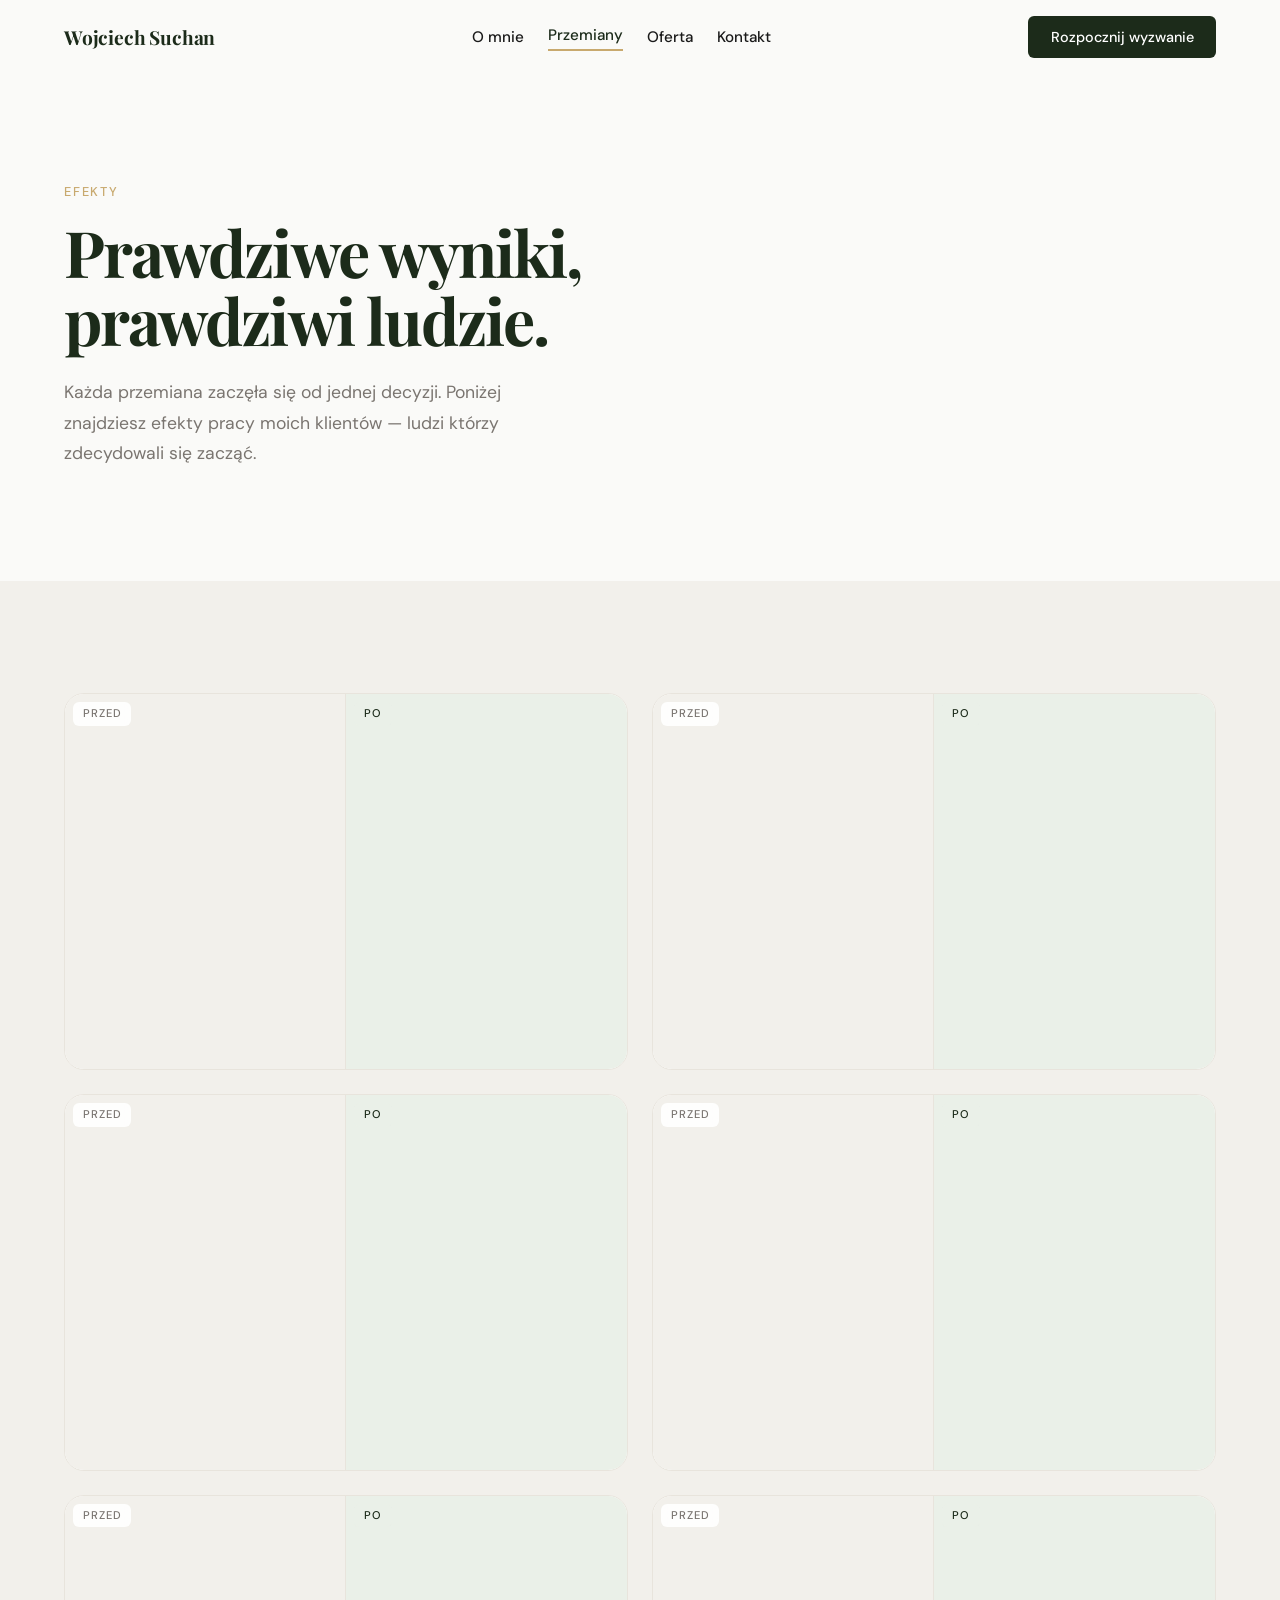
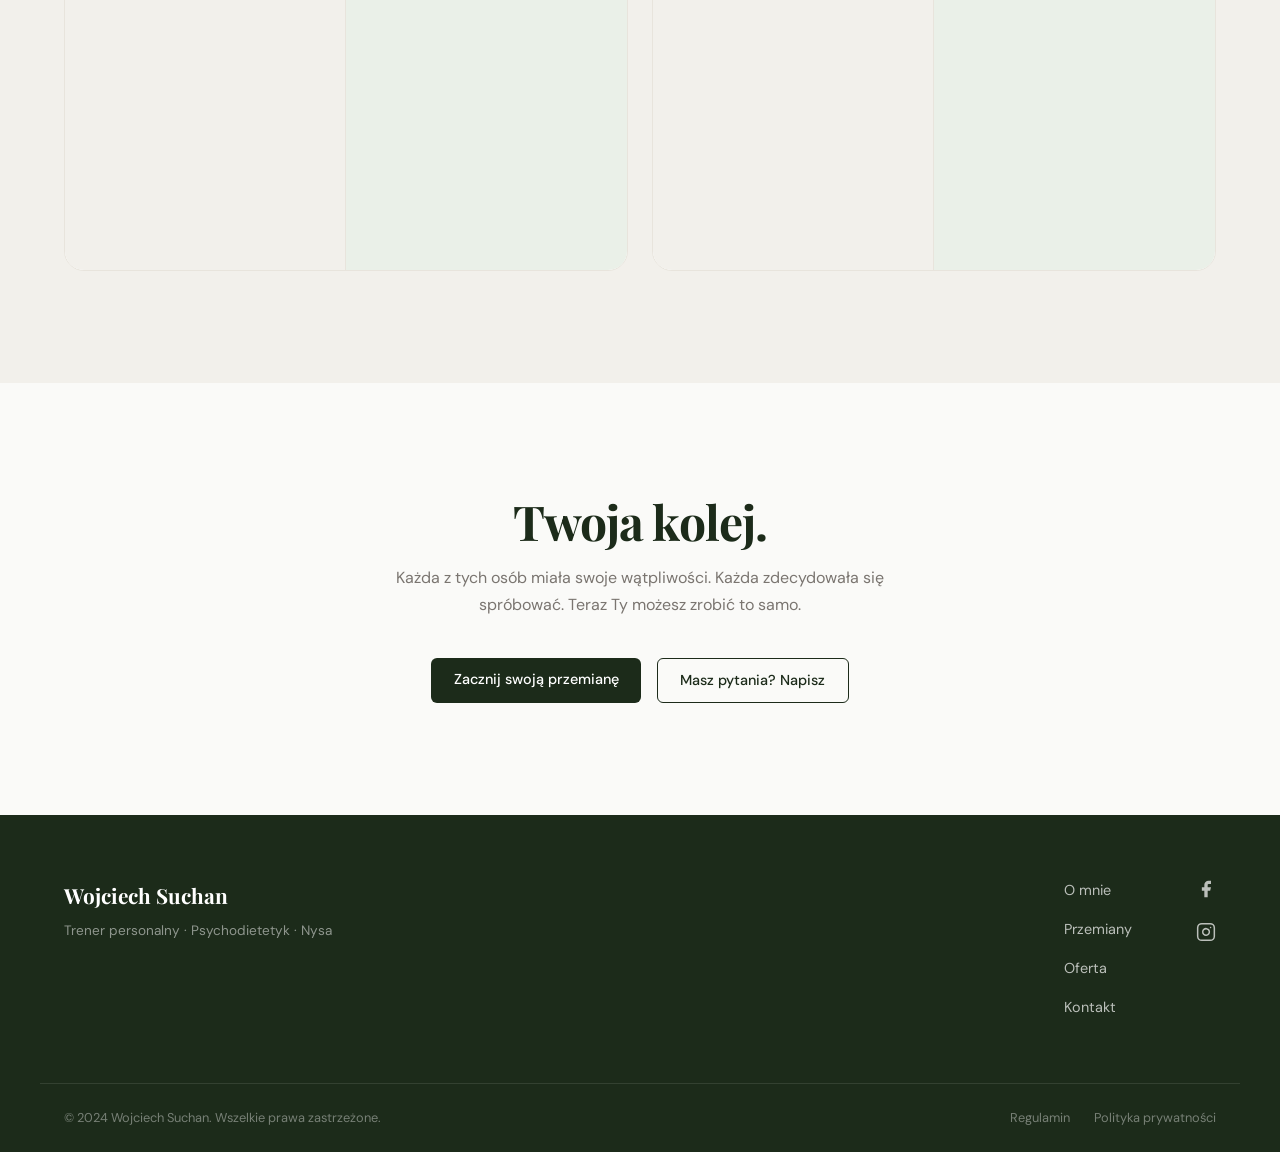
<file: przemiany.html>
<!DOCTYPE html>
<html lang="pl">
<head>
  <meta charset="UTF-8">
  <meta name="viewport" content="width=device-width, initial-scale=1.0">
  <title>Przemiany — Wojciech Suchan</title>
  <link rel="stylesheet" href="css/style.css">
  <link rel="stylesheet" href="css/components.css">
</head>
<body>

  <header class="nav" id="nav">
    <div class="container nav__inner">

      <a href="index.html" class="nav__logo">Wojciech Suchan</a>

      <nav class="nav__links" id="navLinks" aria-label="Nawigacja główna">
        <a href="o-mnie.html" class="nav__link">O mnie</a>
        <a href="przemiany.html" class="nav__link">Przemiany</a>
        <a href="oferta.html" class="nav__link">Oferta</a>
        <a href="kontakt.html" class="nav__link">Kontakt</a>
      </nav>

      <a href="oferta.html" class="btn btn--primary nav__cta">Rozpocznij wyzwanie</a>

      <button class="nav__hamburger" id="hamburger" aria-label="Otwórz menu" aria-expanded="false">
        <span></span>
        <span></span>
        <span></span>
      </button>

    </div>
  </header>

  <main id="main">

    <!-- Hero tekstowy -->
    <section class="page-hero section">
      <div class="container">
        <div class="page-hero__content" style="max-width: 640px;">
          <p class="section-label">Efekty</p>
          <h1 class="page-hero__title">Prawdziwe wyniki,<br>prawdziwi ludzie.</h1>
          <p class="page-hero__lead">
            Każda przemiana zaczęła się od jednej decyzji.
            Poniżej znajdziesz efekty pracy moich klientów —
            ludzi którzy zdecydowali się zacząć.
          </p>
        </div>
      </div>
    </section>

    <!-- Siatka przemian -->
    <section class="transforms section section--surface">
      <div class="container">

        <div class="transforms__grid">

          <!-- Karta 1 -->
          <div class="transform-full-card">
            <div class="transform-full-card__images">
              <div class="transform-full-card__img-wrap">
                <div class="transform-full-card__placeholder">
                  <!-- img src="img/przemiana-1-przed.jpg"
                       alt="Przemiana klienta 1 — przed"
                       loading="lazy" -->
                </div>
                <span class="transform-full-card__label">Przed</span>
              </div>
              <div class="transform-full-card__img-wrap">
                <div class="transform-full-card__placeholder transform-full-card__placeholder--after">
                  <!-- img src="img/przemiana-1-po.jpg"
                       alt="Przemiana klienta 1 — po"
                       loading="lazy" -->
                </div>
                <span class="transform-full-card__label transform-full-card__label--after">Po</span>
              </div>
            </div>
          </div>

          <!-- Karta 2 -->
          <div class="transform-full-card">
            <div class="transform-full-card__images">
              <div class="transform-full-card__img-wrap">
                <div class="transform-full-card__placeholder"></div>
                <span class="transform-full-card__label">Przed</span>
              </div>
              <div class="transform-full-card__img-wrap">
                <div class="transform-full-card__placeholder transform-full-card__placeholder--after"></div>
                <span class="transform-full-card__label transform-full-card__label--after">Po</span>
              </div>
            </div>
          </div>

          <!-- Karta 3 -->
          <div class="transform-full-card">
            <div class="transform-full-card__images">
              <div class="transform-full-card__img-wrap">
                <div class="transform-full-card__placeholder"></div>
                <span class="transform-full-card__label">Przed</span>
              </div>
              <div class="transform-full-card__img-wrap">
                <div class="transform-full-card__placeholder transform-full-card__placeholder--after"></div>
                <span class="transform-full-card__label transform-full-card__label--after">Po</span>
              </div>
            </div>
          </div>

          <!-- Karta 4 -->
          <div class="transform-full-card">
            <div class="transform-full-card__images">
              <div class="transform-full-card__img-wrap">
                <div class="transform-full-card__placeholder"></div>
                <span class="transform-full-card__label">Przed</span>
              </div>
              <div class="transform-full-card__img-wrap">
                <div class="transform-full-card__placeholder transform-full-card__placeholder--after"></div>
                <span class="transform-full-card__label transform-full-card__label--after">Po</span>
              </div>
            </div>
          </div>

          <!-- Karta 5 -->
          <div class="transform-full-card">
            <div class="transform-full-card__images">
              <div class="transform-full-card__img-wrap">
                <div class="transform-full-card__placeholder"></div>
                <span class="transform-full-card__label">Przed</span>
              </div>
              <div class="transform-full-card__img-wrap">
                <div class="transform-full-card__placeholder transform-full-card__placeholder--after"></div>
                <span class="transform-full-card__label transform-full-card__label--after">Po</span>
              </div>
            </div>
          </div>

          <!-- Karta 6 -->
          <div class="transform-full-card">
            <div class="transform-full-card__images">
              <div class="transform-full-card__img-wrap">
                <div class="transform-full-card__placeholder"></div>
                <span class="transform-full-card__label">Przed</span>
              </div>
              <div class="transform-full-card__img-wrap">
                <div class="transform-full-card__placeholder transform-full-card__placeholder--after"></div>
                <span class="transform-full-card__label transform-full-card__label--after">Po</span>
              </div>
            </div>
          </div>

        </div>
      </div>
    </section>

    <!-- CTA końcowe -->
    <section class="page-cta section">
      <div class="container page-cta__inner">
        <h2 class="page-cta__title">Twoja kolej.</h2>
        <p class="page-cta__text">
          Każda z tych osób miała swoje wątpliwości. Każda zdecydowała się spróbować.
          Teraz Ty możesz zrobić to samo.
        </p>
        <div class="page-cta__buttons">
          <a href="oferta.html" class="btn btn--primary">Zacznij swoją przemianę</a>
          <a href="kontakt.html" class="btn btn--outline">Masz pytania? Napisz</a>
        </div>
      </div>
    </section>

  </main>

  <footer class="footer">
    <div class="container footer__inner">

      <div class="footer__brand">
        <a href="index.html" class="footer__logo">Wojciech Suchan</a>
        <p class="footer__tagline">Trener personalny · Psychodietetyk · Nysa</p>
      </div>

      <nav class="footer__nav" aria-label="Nawigacja stopki">
        <a href="o-mnie.html" class="footer__link">O mnie</a>
        <a href="przemiany.html" class="footer__link">Przemiany</a>
        <a href="oferta.html" class="footer__link">Oferta</a>
        <a href="kontakt.html" class="footer__link">Kontakt</a>
      </nav>

      <div class="footer__social">
        <a href="#" class="footer__social-link" aria-label="Facebook">
          <svg width="20" height="20" viewBox="0 0 24 24" fill="currentColor" aria-hidden="true">
            <path d="M18 2h-3a5 5 0 0 0-5 5v3H7v4h3v8h4v-8h3l1-4h-4V7a1 1 0 0 1 1-1h3z"></path>
          </svg>
        </a>
        <a href="#" class="footer__social-link" aria-label="Instagram">
          <svg width="20" height="20" viewBox="0 0 24 24" fill="none" stroke="currentColor" stroke-width="1.8" stroke-linecap="round" stroke-linejoin="round" aria-hidden="true">
            <rect x="2" y="2" width="20" height="20" rx="5" ry="5"></rect>
            <path d="M16 11.37A4 4 0 1 1 12.63 8 4 4 0 0 1 16 11.37z"></path>
            <line x1="17.5" y1="6.5" x2="17.51" y2="6.5"></line>
          </svg>
        </a>
      </div>

    </div>

    <div class="footer__bottom">
      <div class="container footer__bottom-inner">
        <p class="footer__copy">© 2024 Wojciech Suchan. Wszelkie prawa zastrzeżone.</p>
        <div class="footer__legal">
          <a href="#" class="footer__legal-link">Regulamin</a>
          <a href="#" class="footer__legal-link">Polityka prywatności</a>
        </div>
      </div>
    </div>
  </footer>

  <script src="js/main.js"></script>
</body>
</html>
</file>
<file: css/style.css>
@import url('https://fonts.googleapis.com/css2?family=Playfair+Display:wght@400;700&family=DM+Sans:wght@400;500&display=swap');

/* ─── Root tokens ─── */
:root {
  /* Kolory */
  --color-bg: #FAFAF8;
  --color-surface: #F2F0EB;
  --color-primary: #1C2B1A;
  --color-accent: #C8A96E;
  --color-text: #1A1A1A;
  --color-muted: #7A7570;
  --color-white: #FFFFFF;
  --color-border: #E8E4DC;

  /* Typografia */
  --font-display: 'Playfair Display', Georgia, serif;
  --font-body: 'DM Sans', system-ui, sans-serif;

  /* Skala odstępów */
  --space-xs: 0.5rem;
  --space-sm: 1rem;
  --space-md: 1.5rem;
  --space-lg: 2.5rem;
  --space-xl: 4rem;
  --space-2xl: 7rem;

  /* Zaokrąglenia */
  --radius-sm: 6px;
  --radius-md: 12px;
  --radius-lg: 20px;

  /* Przejścia */
  --transition-fast: 150ms ease;
  --transition-base: 300ms ease;
  --transition-slow: 500ms ease;

  /* Cienie */
  --shadow-sm: 0 1px 3px rgba(28,43,26,0.08);
  --shadow-md: 0 4px 16px rgba(28,43,26,0.10);
  --shadow-lg: 0 8px 32px rgba(28,43,26,0.12);
}

/* ─── Reset ─── */
*,
*::before,
*::after {
  box-sizing: border-box;
  margin: 0;
  padding: 0;
}

/* ─── Baza ─── */
body {
  font-family: var(--font-body);
  background-color: var(--color-bg);
  color: var(--color-text);
  line-height: 1.6;
  -webkit-font-smoothing: antialiased;
}

h1,
h2,
h3 {
  font-family: var(--font-display);
  line-height: 1.2;
}

img {
  display: block;
  max-width: 100%;
}

a {
  color: inherit;
  text-decoration: none;
}

/* ─── Layout ─── */
.container {
  max-width: 1200px;
  margin: 0 auto;
  padding: 0 var(--space-md);
}

.section {
  padding: var(--space-2xl) 0;
}

.section--surface {
  background-color: var(--color-surface);
}

/* ─── Scroll-reveal ─── */
.reveal {
  opacity: 0;
  transform: translateY(24px);
  transition: opacity var(--transition-slow), transform var(--transition-slow);
}

.reveal.revealed {
  opacity: 1;
  transform: translateY(0);
}
</file>
<file: css/components.css>
/* ─── Navigation ─── */

.nav {
  position: fixed;
  top: 0; left: 0; right: 0;
  z-index: 100;
  padding: var(--space-sm) 0;
  transition: background var(--transition-base), box-shadow var(--transition-base);
}

.nav--scrolled {
  background: var(--color-white);
  box-shadow: var(--shadow-sm);
}

.nav__inner {
  display: flex;
  align-items: center;
  justify-content: space-between;
  gap: var(--space-md);
}

.nav__logo {
  font-family: var(--font-display);
  font-size: 1.2rem;
  font-weight: 700;
  color: var(--color-primary);
  text-decoration: none;
  letter-spacing: -0.01em;
  white-space: nowrap;
}

.nav__links {
  display: flex;
  align-items: center;
  gap: var(--space-md);
}

.nav__link {
  font-family: var(--font-body);
  font-size: 0.95rem;
  font-weight: 500;
  color: var(--color-text);
  text-decoration: none;
  transition: color var(--transition-fast);
}

.nav__link:hover {
  color: var(--color-primary);
}

.nav__link--active {
  color: var(--color-primary);
  border-bottom: 2px solid var(--color-accent);
  padding-bottom: 2px;
}

/* ─── Buttons ─── */

.btn {
  display: inline-block;
  font-family: var(--font-body);
  font-size: 0.9rem;
  font-weight: 500;
  text-decoration: none;
  border-radius: var(--radius-sm);
  transition: all var(--transition-fast);
  cursor: pointer;
  border: none;
}

.btn--primary {
  background: var(--color-primary);
  color: var(--color-white);
  padding: 0.6rem 1.4rem;
}

.btn--primary:hover {
  background: var(--color-accent);
  color: var(--color-primary);
}

.btn--outline {
  background: transparent;
  color: var(--color-primary);
  padding: 0.6rem 1.4rem;
  border: 1.5px solid var(--color-primary);
}

.btn--outline:hover {
  background: var(--color-primary);
  color: var(--color-white);
}

.nav__hamburger {
  display: none;
  flex-direction: column;
  gap: 5px;
  background: none;
  border: none;
  cursor: pointer;
  padding: 4px;
}

.nav__hamburger span {
  display: block;
  width: 24px;
  height: 2px;
  background: var(--color-primary);
  transition: all var(--transition-fast);
  border-radius: 2px;
}

.nav__hamburger.is-open span:nth-child(1) {
  transform: translateY(7px) rotate(45deg);
}
.nav__hamburger.is-open span:nth-child(2) {
  opacity: 0;
}
.nav__hamburger.is-open span:nth-child(3) {
  transform: translateY(-7px) rotate(-45deg);
}

@media (max-width: 768px) {
  .nav__links {
    position: fixed;
    top: 0; right: -100%;
    width: 75vw;
    max-width: 320px;
    height: 100vh;
    background: var(--color-white);
    flex-direction: column;
    justify-content: center;
    align-items: flex-start;
    padding: var(--space-xl) var(--space-lg);
    gap: var(--space-lg);
    box-shadow: var(--shadow-lg);
    transition: right var(--transition-base);
    z-index: 99;
  }

  .nav__links.is-open {
    right: 0;
  }

  .nav__link {
    font-size: 1.2rem;
  }

  .nav__cta {
    display: none;
  }

  .nav__hamburger {
    display: flex;
    z-index: 101;
  }
}

/* ─── Cards ─── */

/* ─── Footer ─── */

/* ─── Hero ─── */

.hero {
  position: relative;
  height: 100vh;
  min-height: 600px;
  display: flex;
  align-items: center;
  justify-content: center;
  overflow: hidden;
}

.hero__video-wrap {
  position: absolute;
  inset: 0;
  z-index: 0;
}

.hero__video-placeholder {
  width: 100%;
  height: 100%;
  background: linear-gradient(135deg, #2d3d2b, #1C2B1A, #3a4d32, #C8A96E);
  background-size: 400% 400%;
  animation: heroGradient 8s ease infinite;
}

@keyframes heroGradient {
  0%   { background-position: 0% 50%; }
  50%  { background-position: 100% 50%; }
  100% { background-position: 0% 50%; }
}

.hero__video {
  width: 100%;
  height: 100%;
  object-fit: cover;
  object-position: center top;
}

.hero__overlay {
  position: absolute;
  inset: 0;
  z-index: 1;
  background: rgba(250, 250, 248, 0.18);
}

.hero__content {
  position: relative;
  z-index: 2;
  width: 100%;
  color: var(--color-white);
}

.hero__content--split {
  display: grid;
  grid-template-columns: 1fr 1px 1fr;
  gap: 0;
  align-items: center;
  min-height: 60vh;
}

.hero__divider {
  width: 1px;
  height: 60%;
  background: rgba(255,255,255,0.25);
  justify-self: center;
  align-self: center;
}

.hero__text {
  display: flex;
  flex-direction: column;
  gap: var(--space-md);
  padding: var(--space-xl) var(--space-xl) var(--space-xl) 0;
  text-align: left;
}

.hero__eyebrow {
  text-align: left;
}

.hero__title {
  text-align: left;
}

.hero__sub {
  text-align: left;
  margin: 0;
  max-width: 420px;
}

.hero__cta {
  width: fit-content;
  align-self: center;
}

.hero__photo-holder {
  aspect-ratio: 3 / 4;
  max-height: 70vh;
  border: 2px dashed rgba(255,255,255,0.25);
  border-radius: var(--radius-lg);
  display: flex;
  align-items: center;
  justify-content: center;
  background: rgba(255,255,255,0.05);
  margin: var(--space-xl) 0 var(--space-xl) var(--space-xl);
  transition: border-color var(--transition-base);
}

.hero__photo-holder:hover {
  border-color: var(--color-accent);
}

.hero__photo-holder-inner {
  display: flex;
  flex-direction: column;
  align-items: center;
  gap: var(--space-sm);
  color: rgba(255,255,255,0.5);
  text-align: center;
  padding: var(--space-md);
}

.hero__photo-holder-text {
  font-family: var(--font-body);
  font-size: 0.95rem;
  font-weight: 500;
  color: rgba(255,255,255,0.6);
}

.hero__photo-holder-sub {
  font-family: var(--font-body);
  font-size: 0.75rem;
  letter-spacing: 0.1em;
  text-transform: uppercase;
  color: rgba(255,255,255,0.35);
}

@media (max-width: 768px) {
  .hero__content--split {
    grid-template-columns: 1fr;
  }

  .hero__divider {
    display: none;
  }

  .hero__text {
    padding: var(--space-lg) 0 0 0;
    text-align: center;
    align-items: center;
  }

  .hero__eyebrow,
  .hero__title,
  .hero__sub {
    text-align: center;
  }

  .hero__photo-holder {
    aspect-ratio: 4 / 3;
    margin: var(--space-md) 0 0 0;
  }
}

.hero__eyebrow {
  font-family: var(--font-body);
  font-size: 0.85rem;
  font-weight: 500;
  letter-spacing: 0.12em;
  text-transform: uppercase;
  color: var(--color-accent);
  margin-bottom: var(--space-sm);
  opacity: 0;
  animation: fadeUp 0.8s ease 0.3s forwards;
}

.hero__title {
  font-family: var(--font-display);
  font-size: clamp(3.5rem, 10vw, 8rem);
  font-weight: 700;
  line-height: 1.0;
  letter-spacing: -0.03em;
  color: var(--color-white);
  margin-bottom: var(--space-md);
  opacity: 0;
  animation: fadeUp 0.8s ease 0.5s forwards;
}

.hero__sub {
  font-family: var(--font-body);
  font-size: clamp(1rem, 2vw, 1.2rem);
  font-weight: 400;
  line-height: 1.6;
  color: rgba(255,255,255,0.85);
  max-width: 480px;
  margin: 0 auto;
  opacity: 0;
  animation: fadeUp 0.8s ease 0.7s forwards;
}

.hero__scroll {
  position: absolute;
  bottom: var(--space-lg);
  left: 50%;
  transform: translateX(-50%);
  z-index: 2;
  color: var(--color-accent);
  opacity: 0;
  animation: fadeIn 0.8s ease 1.2s forwards, bounce 2s ease 2s infinite;
}

@keyframes fadeUp {
  from {
    opacity: 0;
    transform: translateY(24px);
  }
  to {
    opacity: 1;
    transform: translateY(0);
  }
}

@keyframes fadeIn {
  from { opacity: 0; }
  to   { opacity: 1; }
}

@keyframes bounce {
  0%, 100% { transform: translateX(-50%) translateY(0); }
  50%       { transform: translateX(-50%) translateY(8px); }
}

@media (max-width: 768px) {
  .hero__title {
    font-size: clamp(3rem, 15vw, 5rem);
  }
  .hero__sub {
    font-size: 1rem;
    padding: 0 var(--space-sm);
  }
}

/* ─── Paths ─── */

.paths {
  padding: var(--space-2xl) 0;
  background: var(--color-bg);
}

.paths__label {
  font-family: var(--font-body);
  font-size: 0.8rem;
  font-weight: 500;
  letter-spacing: 0.14em;
  text-transform: uppercase;
  color: var(--color-muted);
  text-align: center;
  margin-bottom: var(--space-lg);
}

.paths__grid {
  display: grid;
  grid-template-columns: 1fr 1fr;
  gap: var(--space-md);
  max-width: 860px;
  margin: 0 auto;
}

.path-card {
  display: flex;
  flex-direction: column;
  gap: var(--space-sm);
  padding: var(--space-xl) var(--space-lg);
  background: var(--color-white);
  border: 1.5px solid var(--color-border);
  border-radius: var(--radius-lg);
  text-decoration: none;
  color: var(--color-text);
  transition: transform var(--transition-base), box-shadow var(--transition-base), border-color var(--transition-base);
  cursor: pointer;
}

.path-card:hover {
  transform: translateY(-4px);
  box-shadow: var(--shadow-lg);
  border-color: var(--color-accent);
}

.path-card--accent {
  background: var(--color-primary);
  border-color: var(--color-primary);
  color: var(--color-white);
}

.path-card--accent:hover {
  background: var(--color-primary);
  border-color: var(--color-accent);
  box-shadow: var(--shadow-lg);
}

.path-card__icon {
  color: var(--color-accent);
  margin-bottom: var(--space-xs);
}

.path-card--accent .path-card__icon {
  color: var(--color-accent);
}

.path-card__title {
  font-family: var(--font-display);
  font-size: clamp(1.8rem, 3vw, 2.4rem);
  font-weight: 700;
  line-height: 1.1;
  letter-spacing: -0.02em;
  color: inherit;
}

.path-card__desc {
  font-family: var(--font-body);
  font-size: 0.95rem;
  line-height: 1.65;
  color: var(--color-muted);
  flex: 1;
}

.path-card--accent .path-card__desc {
  color: rgba(255,255,255,0.72);
}

.path-card__cta {
  display: inline-flex;
  align-items: center;
  gap: 6px;
  font-family: var(--font-body);
  font-size: 0.9rem;
  font-weight: 500;
  color: var(--color-primary);
  margin-top: var(--space-xs);
  transition: gap var(--transition-fast);
}

.path-card--accent .path-card__cta {
  color: var(--color-accent);
}

.path-card:hover .path-card__cta {
  gap: 10px;
}

@media (max-width: 768px) {
  .paths__grid {
    grid-template-columns: 1fr;
  }

  .path-card {
    padding: var(--space-lg) var(--space-md);
  }
}

/* ─── Section label (globalna klasa) ─── */

.section-label {
  font-family: var(--font-body);
  font-size: 0.8rem;
  font-weight: 500;
  letter-spacing: 0.14em;
  text-transform: uppercase;
  color: var(--color-accent);
  margin-bottom: var(--space-sm);
  display: block;
}

/* ─── About Mini ─── */

.about-mini__inner {
  display: grid;
  grid-template-columns: 1fr 1fr;
  gap: var(--space-2xl);
  align-items: center;
}

.about-mini__photo-wrap {
  position: relative;
}

.about-mini__photo-placeholder {
  width: 100%;
  aspect-ratio: 4 / 5;
  background: var(--color-surface);
  border-radius: var(--radius-lg);
  border: 1.5px solid var(--color-border);
  position: relative;
  overflow: hidden;
}

.about-mini__photo-placeholder::after {
  content: 'Zdjęcie wkrótce';
  position: absolute;
  inset: 0;
  display: flex;
  align-items: center;
  justify-content: center;
  font-family: var(--font-body);
  font-size: 0.85rem;
  color: var(--color-muted);
}

.about-mini__photo {
  width: 100%;
  aspect-ratio: 4 / 5;
  object-fit: cover;
  border-radius: var(--radius-lg);
  display: block;
}

.about-mini__content {
  display: flex;
  flex-direction: column;
  gap: var(--space-md);
}

.about-mini__title {
  font-family: var(--font-display);
  font-size: clamp(1.8rem, 3vw, 2.6rem);
  font-weight: 700;
  line-height: 1.15;
  letter-spacing: -0.02em;
  color: var(--color-primary);
}

.about-mini__text {
  font-family: var(--font-body);
  font-size: 1rem;
  line-height: 1.75;
  color: var(--color-muted);
  max-width: 480px;
}

.about-mini__badge {
  display: inline-block;
  font-family: var(--font-body);
  font-size: 0.85rem;
  font-weight: 500;
  color: var(--color-primary);
  background: var(--color-surface);
  border: 1.5px solid var(--color-border);
  border-radius: var(--radius-sm);
  padding: 0.5rem 1rem;
  width: fit-content;
}

/* ─── Stats ─── */

.stats {
  padding: var(--space-xl) 0;
}

.stats__grid {
  display: grid;
  grid-template-columns: repeat(4, 1fr);
  gap: var(--space-md);
  text-align: center;
}

.stat {
  display: flex;
  flex-direction: column;
  gap: 6px;
  padding: var(--space-md);
}

.stat__number {
  font-family: var(--font-display);
  font-size: clamp(1.8rem, 3vw, 2.8rem);
  font-weight: 700;
  line-height: 1.1;
  color: var(--color-primary);
  letter-spacing: -0.02em;
}

.stat__label {
  font-family: var(--font-body);
  font-size: 0.85rem;
  color: var(--color-muted);
  line-height: 1.4;
}

@media (max-width: 768px) {
  .about-mini__inner {
    grid-template-columns: 1fr;
    gap: var(--space-lg);
  }

  .about-mini__photo-placeholder,
  .about-mini__photo {
    aspect-ratio: 3 / 2;
  }

  .stats__grid {
    grid-template-columns: repeat(2, 1fr);
    gap: var(--space-sm);
  }
}

/* ─── Transforms Mini ─── */

.transforms-mini__header {
  display: flex;
  align-items: flex-end;
  justify-content: space-between;
  gap: var(--space-md);
  margin-bottom: var(--space-lg);
}

.transforms-mini__title {
  font-family: var(--font-display);
  font-size: clamp(1.8rem, 3vw, 2.6rem);
  font-weight: 700;
  line-height: 1.15;
  letter-spacing: -0.02em;
  color: var(--color-primary);
}

.transforms-mini__grid {
  display: grid;
  grid-template-columns: repeat(3, 1fr);
  gap: var(--space-md);
}

.transform-card {
  border-radius: var(--radius-lg);
  overflow: hidden;
  border: 1.5px solid var(--color-border);
}

.transform-card__images {
  display: grid;
  grid-template-columns: 1fr 1fr;
}

.transform-card__img-placeholder {
  aspect-ratio: 3 / 4;
  display: flex;
  align-items: flex-end;
  padding: var(--space-xs);
  position: relative;
}

.transform-card__img-placeholder--before {
  background: var(--color-surface);
  border-right: 1px solid var(--color-border);
}

.transform-card__img-placeholder--after {
  background: #e8f0e7;
}

.transform-card__img-placeholder span {
  font-family: var(--font-body);
  font-size: 0.7rem;
  font-weight: 500;
  letter-spacing: 0.08em;
  text-transform: uppercase;
  color: var(--color-muted);
  background: rgba(255,255,255,0.8);
  padding: 2px 8px;
  border-radius: var(--radius-sm);
}

.transforms-mini__cta {
  text-align: center;
  margin-top: var(--space-xl);
}

/* ─── Footer ─── */

.footer {
  background: var(--color-primary);
  color: var(--color-white);
  padding-top: var(--space-xl);
}

.footer__inner {
  display: grid;
  grid-template-columns: 1fr auto auto;
  gap: var(--space-xl);
  align-items: start;
  padding-bottom: var(--space-xl);
  border-bottom: 1px solid rgba(255,255,255,0.1);
}

.footer__logo {
  font-family: var(--font-display);
  font-size: 1.3rem;
  font-weight: 700;
  color: var(--color-white);
  text-decoration: none;
  display: block;
  margin-bottom: var(--space-xs);
}

.footer__tagline {
  font-family: var(--font-body);
  font-size: 0.85rem;
  color: rgba(255,255,255,0.5);
}

.footer__nav {
  display: flex;
  flex-direction: column;
  gap: var(--space-sm);
}

.footer__link {
  font-family: var(--font-body);
  font-size: 0.9rem;
  color: rgba(255,255,255,0.7);
  text-decoration: none;
  transition: color var(--transition-fast);
}

.footer__link:hover {
  color: var(--color-accent);
}

.footer__social {
  display: flex;
  flex-direction: column;
  gap: var(--space-sm);
}

.footer__social-link {
  color: rgba(255,255,255,0.7);
  transition: color var(--transition-fast);
}

.footer__social-link:hover {
  color: var(--color-accent);
}

.footer__bottom {
  padding: var(--space-md) 0;
}

.footer__bottom-inner {
  display: flex;
  align-items: center;
  justify-content: space-between;
  gap: var(--space-md);
}

.footer__copy {
  font-family: var(--font-body);
  font-size: 0.8rem;
  color: rgba(255,255,255,0.4);
}

.footer__legal {
  display: flex;
  gap: var(--space-md);
}

.footer__legal-link {
  font-family: var(--font-body);
  font-size: 0.8rem;
  color: rgba(255,255,255,0.4);
  text-decoration: none;
  transition: color var(--transition-fast);
}

.footer__legal-link:hover {
  color: rgba(255,255,255,0.8);
}

@media (max-width: 768px) {
  .transforms-mini__header {
    flex-direction: column;
    align-items: flex-start;
  }

  .transforms-mini__grid {
    grid-template-columns: 1fr;
  }

  .footer__inner {
    grid-template-columns: 1fr;
    gap: var(--space-lg);
  }

  .footer__nav {
    flex-direction: row;
    flex-wrap: wrap;
    gap: var(--space-sm) var(--space-md);
  }

  .footer__social {
    flex-direction: row;
  }

  .footer__bottom-inner {
    flex-direction: column;
    align-items: flex-start;
    gap: var(--space-sm);
  }
}

/* ─── Page Hero (wspólny dla podstron) ─── */

.page-hero {
  padding-top: calc(var(--space-2xl) + 70px);
}

.page-hero__inner {
  display: grid;
  grid-template-columns: 1fr 1fr;
  gap: var(--space-2xl);
  align-items: center;
}

.page-hero__title {
  font-family: var(--font-display);
  font-size: clamp(2.5rem, 5vw, 4.5rem);
  font-weight: 700;
  line-height: 1.05;
  letter-spacing: -0.03em;
  color: var(--color-primary);
  margin-bottom: var(--space-md);
}

.page-hero__lead {
  font-family: var(--font-body);
  font-size: 1.1rem;
  line-height: 1.75;
  color: var(--color-muted);
  max-width: 440px;
}

.page-hero__photo-placeholder {
  width: 100%;
  aspect-ratio: 4 / 5;
  background: var(--color-surface);
  border-radius: var(--radius-lg);
  border: 1.5px solid var(--color-border);
  position: relative;
  overflow: hidden;
}

.page-hero__photo-placeholder::after {
  content: 'Zdjęcie wkrótce';
  position: absolute;
  inset: 0;
  display: flex;
  align-items: center;
  justify-content: center;
  font-family: var(--font-body);
  font-size: 0.85rem;
  color: var(--color-muted);
}

.page-hero__photo {
  width: 100%;
  aspect-ratio: 4 / 5;
  object-fit: cover;
  border-radius: var(--radius-lg);
  display: block;
}

/* ─── Story ─── */

.story__inner {
  display: grid;
  grid-template-columns: 280px 1fr;
  gap: var(--space-2xl);
  align-items: start;
}

.story__title {
  font-family: var(--font-display);
  font-size: clamp(1.6rem, 2.5vw, 2.2rem);
  font-weight: 700;
  line-height: 1.2;
  letter-spacing: -0.02em;
  color: var(--color-primary);
  margin-bottom: var(--space-lg);
}

.story__body {
  display: flex;
  flex-direction: column;
  gap: var(--space-md);
}

.story__body p {
  font-family: var(--font-body);
  font-size: 1rem;
  line-height: 1.8;
  color: var(--color-muted);
}

/* ─── Quals ─── */

.quals__title {
  font-family: var(--font-display);
  font-size: clamp(1.8rem, 3vw, 2.6rem);
  font-weight: 700;
  line-height: 1.15;
  letter-spacing: -0.02em;
  color: var(--color-primary);
  margin-bottom: var(--space-lg);
}

.quals__grid {
  display: flex;
  flex-wrap: wrap;
  gap: var(--space-sm);
}

.qual-tag {
  display: inline-flex;
  align-items: center;
  gap: 8px;
  font-family: var(--font-body);
  font-size: 0.9rem;
  font-weight: 500;
  color: var(--color-primary);
  background: var(--color-white);
  border: 1.5px solid var(--color-border);
  border-radius: var(--radius-sm);
  padding: 0.5rem 1rem;
  transition: border-color var(--transition-fast);
}

.qual-tag svg {
  color: var(--color-accent);
  flex-shrink: 0;
}

.qual-tag:hover {
  border-color: var(--color-accent);
}

.qual-tag--highlight {
  background: var(--color-primary);
  color: var(--color-white);
  border-color: var(--color-primary);
}

/* ─── Process ─── */

.process__title {
  font-family: var(--font-display);
  font-size: clamp(1.8rem, 3vw, 2.6rem);
  font-weight: 700;
  line-height: 1.15;
  letter-spacing: -0.02em;
  color: var(--color-primary);
  margin-bottom: var(--space-xl);
}

.process__steps {
  display: flex;
  flex-direction: column;
  gap: 0;
}

.process-step {
  display: grid;
  grid-template-columns: 100px 1fr;
  gap: var(--space-lg);
  align-items: start;
  padding: var(--space-lg) 0;
  border-bottom: 1px solid var(--color-border);
}

.process-step:last-child {
  border-bottom: none;
}

.process-step__number {
  font-family: var(--font-display);
  font-size: 3.5rem;
  font-weight: 700;
  color: var(--color-border);
  line-height: 1;
  letter-spacing: -0.04em;
  transition: color var(--transition-base);
}

.process-step:hover .process-step__number {
  color: var(--color-accent);
}

.process-step__title {
  font-family: var(--font-display);
  font-size: 1.4rem;
  font-weight: 700;
  color: var(--color-primary);
  margin-bottom: var(--space-xs);
}

.process-step__desc {
  font-family: var(--font-body);
  font-size: 0.95rem;
  line-height: 1.75;
  color: var(--color-muted);
}

/* ─── Page CTA (wspólny dla podstron) ─── */

.page-cta__inner {
  text-align: center;
  max-width: 560px;
  margin: 0 auto;
}

.page-cta__title {
  font-family: var(--font-display);
  font-size: clamp(2rem, 4vw, 3rem);
  font-weight: 700;
  line-height: 1.1;
  letter-spacing: -0.02em;
  color: var(--color-primary);
  margin-bottom: var(--space-sm);
}

.page-cta__text {
  font-family: var(--font-body);
  font-size: 1rem;
  color: var(--color-muted);
  margin-bottom: var(--space-lg);
  line-height: 1.7;
}

.page-cta__buttons {
  display: flex;
  gap: var(--space-sm);
  justify-content: center;
  flex-wrap: wrap;
}

@media (max-width: 768px) {
  .page-hero__inner {
    grid-template-columns: 1fr;
  }

  .page-hero__photo-placeholder,
  .page-hero__photo {
    aspect-ratio: 3 / 2;
    order: -1;
  }

  .story__inner {
    grid-template-columns: 1fr;
    gap: var(--space-lg);
  }

  .process-step {
    grid-template-columns: 60px 1fr;
    gap: var(--space-md);
  }

  .process-step__number {
    font-size: 2.5rem;
  }
}

/* ─── Transforms Full ─── */

.transforms__grid {
  display: grid;
  grid-template-columns: repeat(2, 1fr);
  gap: var(--space-md);
}

.transform-full-card {
  background: var(--color-white);
  border: 1.5px solid var(--color-border);
  border-radius: var(--radius-lg);
  overflow: hidden;
  transition: transform var(--transition-base), box-shadow var(--transition-base);
}

.transform-full-card:hover {
  transform: translateY(-4px);
  box-shadow: var(--shadow-md);
}

.transform-full-card__images {
  display: grid;
  grid-template-columns: 1fr 1fr;
}

.transform-full-card__img-wrap {
  position: relative;
}

.transform-full-card__placeholder {
  width: 100%;
  aspect-ratio: 3 / 4;
  background: var(--color-surface);
  border-right: 1px solid var(--color-border);
}

.transform-full-card__placeholder--after {
  background: #eaf0e8;
  border-right: none;
}

.transform-full-card__label {
  position: absolute;
  top: var(--space-xs);
  left: var(--space-xs);
  font-family: var(--font-body);
  font-size: 0.7rem;
  font-weight: 500;
  letter-spacing: 0.08em;
  text-transform: uppercase;
  color: var(--color-muted);
  background: rgba(255,255,255,0.88);
  padding: 3px 10px;
  border-radius: var(--radius-sm);
  backdrop-filter: blur(4px);
}

.transform-full-card__label--after {
  color: var(--color-primary);
  background: rgba(234,240,232,0.9);
}

@media (max-width: 768px) {
  .transforms__grid {
    grid-template-columns: 1fr;
  }
}

/* ─── Pricing ─── */

.pricing__title {
  font-family: var(--font-display);
  font-size: clamp(1.8rem, 3vw, 2.6rem);
  font-weight: 700;
  line-height: 1.15;
  letter-spacing: -0.02em;
  color: var(--color-primary);
  margin-bottom: var(--space-xl);
}

.pricing__grid {
  display: grid;
  grid-template-columns: repeat(2, 1fr);
  gap: var(--space-md);
  max-width: 860px;
}

.pricing__grid--single {
  grid-template-columns: 1fr;
  max-width: 480px;
}

.pricing__grid--3col {
  grid-template-columns: repeat(3, 1fr);
  max-width: 100%;
}

.pricing-card {
  background: var(--color-white);
  border: 1.5px solid var(--color-border);
  border-radius: var(--radius-lg);
  padding: var(--space-lg);
  display: flex;
  flex-direction: column;
  gap: var(--space-md);
  position: relative;
  transition: box-shadow var(--transition-base);
}

.pricing-card:hover {
  box-shadow: var(--shadow-md);
}

.pricing-card--featured {
  border-color: var(--color-primary);
  border-width: 2px;
}

.pricing-card--pro {
  border-color: var(--color-accent);
  border-width: 2px;
}

.pricing-card__badge {
  position: absolute;
  top: -14px;
  left: var(--space-lg);
  font-family: var(--font-body);
  font-size: 0.75rem;
  font-weight: 500;
  letter-spacing: 0.06em;
  text-transform: uppercase;
  color: var(--color-white);
  background: var(--color-primary);
  padding: 4px 14px;
  border-radius: var(--radius-sm);
}

.pricing-card__name {
  font-family: var(--font-display);
  font-size: 1.5rem;
  font-weight: 700;
  color: var(--color-primary);
  letter-spacing: -0.02em;
  line-height: 1.2;
  margin-bottom: var(--space-xs);
}

.pricing-card__desc {
  font-family: var(--font-body);
  font-size: 0.9rem;
  line-height: 1.65;
  color: var(--color-muted);
}

.pricing-card__price {
  display: flex;
  align-items: baseline;
  gap: 8px;
  padding: var(--space-sm) 0;
  border-top: 1px solid var(--color-border);
  border-bottom: 1px solid var(--color-border);
}

.pricing-card__amount {
  font-family: var(--font-display);
  font-size: 2.4rem;
  font-weight: 700;
  color: var(--color-primary);
  letter-spacing: -0.03em;
  line-height: 1;
}

.pricing-card__period {
  font-family: var(--font-body);
  font-size: 0.85rem;
  color: var(--color-muted);
}

.pricing-card__features {
  list-style: none;
  display: flex;
  flex-direction: column;
  gap: 10px;
  flex: 1;
}

.pricing-card__features li {
  font-family: var(--font-body);
  font-size: 0.9rem;
  color: var(--color-text);
  padding-left: 1.4rem;
  position: relative;
  line-height: 1.5;
}

.pricing-card__features li::before {
  content: '✓';
  position: absolute;
  left: 0;
  color: var(--color-accent);
  font-weight: 700;
}

.pricing-card__actions {
  display: flex;
  flex-direction: column;
  gap: var(--space-xs);
}

.pricing-card__btn {
  width: 100%;
  text-align: center;
  justify-content: center;
  display: flex;
  align-items: center;
  gap: 8px;
}

.btn--paypal {
  background: #FFC439;
  color: #003087;
  border: none;
  padding: 0.6rem 1.4rem;
  border-radius: var(--radius-sm);
  font-weight: 500;
  font-size: 0.9rem;
  transition: opacity var(--transition-fast);
  font-family: var(--font-body);
  cursor: pointer;
  text-decoration: none;
  display: inline-flex;
  align-items: center;
  justify-content: center;
  gap: 8px;
}

.btn--paypal:hover {
  opacity: 0.88;
}

.pricing-card__paypo {
  font-family: var(--font-body);
  font-size: 0.78rem;
  color: var(--color-muted);
  text-align: center;
  padding-top: var(--space-xs);
  border-top: 1px solid var(--color-border);
}

/* ─── FAQ ─── */

.faq__inner {
  display: grid;
  grid-template-columns: 280px 1fr;
  gap: var(--space-2xl);
  align-items: start;
}

.faq__title {
  font-family: var(--font-display);
  font-size: clamp(1.8rem, 3vw, 2.6rem);
  font-weight: 700;
  line-height: 1.15;
  letter-spacing: -0.02em;
  color: var(--color-primary);
  margin-top: var(--space-xs);
}

.faq__list {
  display: flex;
  flex-direction: column;
}

.faq-item {
  border-bottom: 1px solid var(--color-border);
}

.faq-item:first-child {
  border-top: 1px solid var(--color-border);
}

.faq-item__question {
  width: 100%;
  display: flex;
  align-items: center;
  justify-content: space-between;
  gap: var(--space-md);
  padding: var(--space-md) 0;
  background: none;
  border: none;
  cursor: pointer;
  font-family: var(--font-body);
  font-size: 1rem;
  font-weight: 500;
  color: var(--color-text);
  text-align: left;
  transition: color var(--transition-fast);
}

.faq-item__question:hover {
  color: var(--color-primary);
}

.faq-item__icon {
  flex-shrink: 0;
  color: var(--color-accent);
  transition: transform var(--transition-base);
}

.faq-item__question[aria-expanded="true"] .faq-item__icon {
  transform: rotate(180deg);
}

.faq-item__answer {
  max-height: 0;
  overflow: hidden;
  transition: max-height var(--transition-slow);
}

.faq-item__answer p {
  font-family: var(--font-body);
  font-size: 0.95rem;
  line-height: 1.75;
  color: var(--color-muted);
  padding-bottom: var(--space-md);
}

.faq-item__answer.is-open {
  max-height: 300px;
}

@media (max-width: 1024px) {
  .pricing__grid--3col {
    grid-template-columns: 1fr;
  }
}

@media (max-width: 768px) {
  .pricing__grid {
    grid-template-columns: 1fr;
  }

  .faq__inner {
    grid-template-columns: 1fr;
    gap: var(--space-lg);
  }
}

/* ─── Contact ─── */

.contact__inner {
  display: grid;
  grid-template-columns: 1fr 380px;
  gap: var(--space-2xl);
  align-items: start;
}

.contact-form {
  display: flex;
  flex-direction: column;
  gap: var(--space-md);
}

.contact-form__field {
  display: flex;
  flex-direction: column;
  gap: 6px;
  position: relative;
}

.contact-form__label {
  font-family: var(--font-body);
  font-size: 0.85rem;
  font-weight: 500;
  color: var(--color-text);
  letter-spacing: 0.02em;
}

.contact-form__input {
  font-family: var(--font-body);
  font-size: 1rem;
  color: var(--color-text);
  background: var(--color-white);
  border: 1.5px solid var(--color-border);
  border-radius: var(--radius-md);
  padding: 0.75rem 1rem;
  transition: border-color var(--transition-fast), box-shadow var(--transition-fast);
  outline: none;
  width: 100%;
}

.contact-form__input::placeholder {
  color: var(--color-muted);
  font-size: 0.9rem;
}

.contact-form__input:focus {
  border-color: var(--color-primary);
  box-shadow: 0 0 0 3px rgba(28,43,26,0.08);
}

.contact-form__input.is-error {
  border-color: #d04040;
}

.contact-form__textarea {
  resize: vertical;
  min-height: 140px;
  line-height: 1.6;
}

.contact-form__error {
  font-family: var(--font-body);
  font-size: 0.8rem;
  color: #d04040;
  display: none;
}

.contact-form__error.is-visible {
  display: block;
}

.contact-form__submit {
  width: 100%;
  padding: 0.9rem;
  font-size: 1rem;
}

.contact-form__note {
  font-family: var(--font-body);
  font-size: 0.8rem;
  color: var(--color-muted);
  text-align: center;
}

.contact-form__success {
  display: none;
  font-family: var(--font-body);
  font-size: 0.95rem;
  color: var(--color-primary);
  background: #eaf0e8;
  border: 1.5px solid var(--color-border);
  border-radius: var(--radius-md);
  padding: var(--space-sm) var(--space-md);
  text-align: center;
}

.contact-form__success.is-visible {
  display: block;
}

/* ─── Contact Info ─── */

.contact__info {
  display: flex;
  flex-direction: column;
  gap: var(--space-lg);
  padding-top: var(--space-xs);
}

.contact-info-block {
  display: flex;
  flex-direction: column;
  gap: var(--space-xs);
  padding-bottom: var(--space-lg);
  border-bottom: 1px solid var(--color-border);
}

.contact-info-block:last-child {
  border-bottom: none;
}

.contact-info-block__text {
  font-family: var(--font-body);
  font-size: 0.95rem;
  line-height: 1.7;
  color: var(--color-muted);
}

.contact-info-block__text strong {
  color: var(--color-primary);
  font-weight: 500;
}

.contact-info-block__links {
  display: flex;
  flex-direction: column;
  gap: var(--space-sm);
}

.contact-social-link {
  display: inline-flex;
  align-items: center;
  gap: 10px;
  font-family: var(--font-body);
  font-size: 0.95rem;
  font-weight: 500;
  color: var(--color-text);
  text-decoration: none;
  transition: color var(--transition-fast);
}

.contact-social-link:hover {
  color: var(--color-accent);
}

.contact-info-block--cta {
  gap: var(--space-sm);
}

@media (max-width: 768px) {
  .contact__inner {
    grid-template-columns: 1fr;
    gap: var(--space-lg);
  }
}

/* ─── Scroll Reveal ─── */

.reveal {
  opacity: 0;
  transform: translateY(28px);
  transition: opacity 0.7s cubic-bezier(0.16, 1, 0.3, 1),
              transform 0.7s cubic-bezier(0.16, 1, 0.3, 1);
}

.reveal.is-visible {
  opacity: 1;
  transform: translateY(0);
}

/* Stagger — opóźnienia dla elementów w grupach */
.reveal[data-delay="1"] { transition-delay: 0.1s; }
.reveal[data-delay="2"] { transition-delay: 0.2s; }
.reveal[data-delay="3"] { transition-delay: 0.3s; }
.reveal[data-delay="4"] { transition-delay: 0.4s; }
.reveal[data-delay="5"] { transition-delay: 0.5s; }

/* ─── Hover przemian: efekt before/after ─── */

.transform-card__images > div,
.transform-full-card__img-wrap {
  transition: filter 0.4s ease, transform 0.4s ease;
  overflow: hidden;
}

.transform-card:hover .transform-card__img-placeholder--before,
.transform-full-card:hover .transform-full-card__img-wrap:first-child .transform-full-card__placeholder {
  filter: grayscale(0.6) brightness(0.85);
}

.transform-card:hover .transform-card__img-placeholder--after,
.transform-full-card:hover .transform-full-card__img-wrap:last-child .transform-full-card__placeholder {
  transform: scale(1.04);
}

.transform-card__img-placeholder,
.transform-full-card__placeholder {
  transition: filter 0.4s ease, transform 0.4s ease;
}

/* ─── Strzałka hero: fade przy scrollu ─── */

.hero__scroll {
  transition: opacity 0.4s ease;
}

.hero__scroll.is-hidden {
  opacity: 0 !important;
  pointer-events: none;
}

/* ─── Reduced motion ─── */

@media (prefers-reduced-motion: reduce) {
  .reveal {
    opacity: 1;
    transform: none;
    transition: none;
  }

  .hero__eyebrow,
  .hero__title,
  .hero__sub,
  .hero__scroll {
    animation: none;
    opacity: 1;
  }
}
</file>
